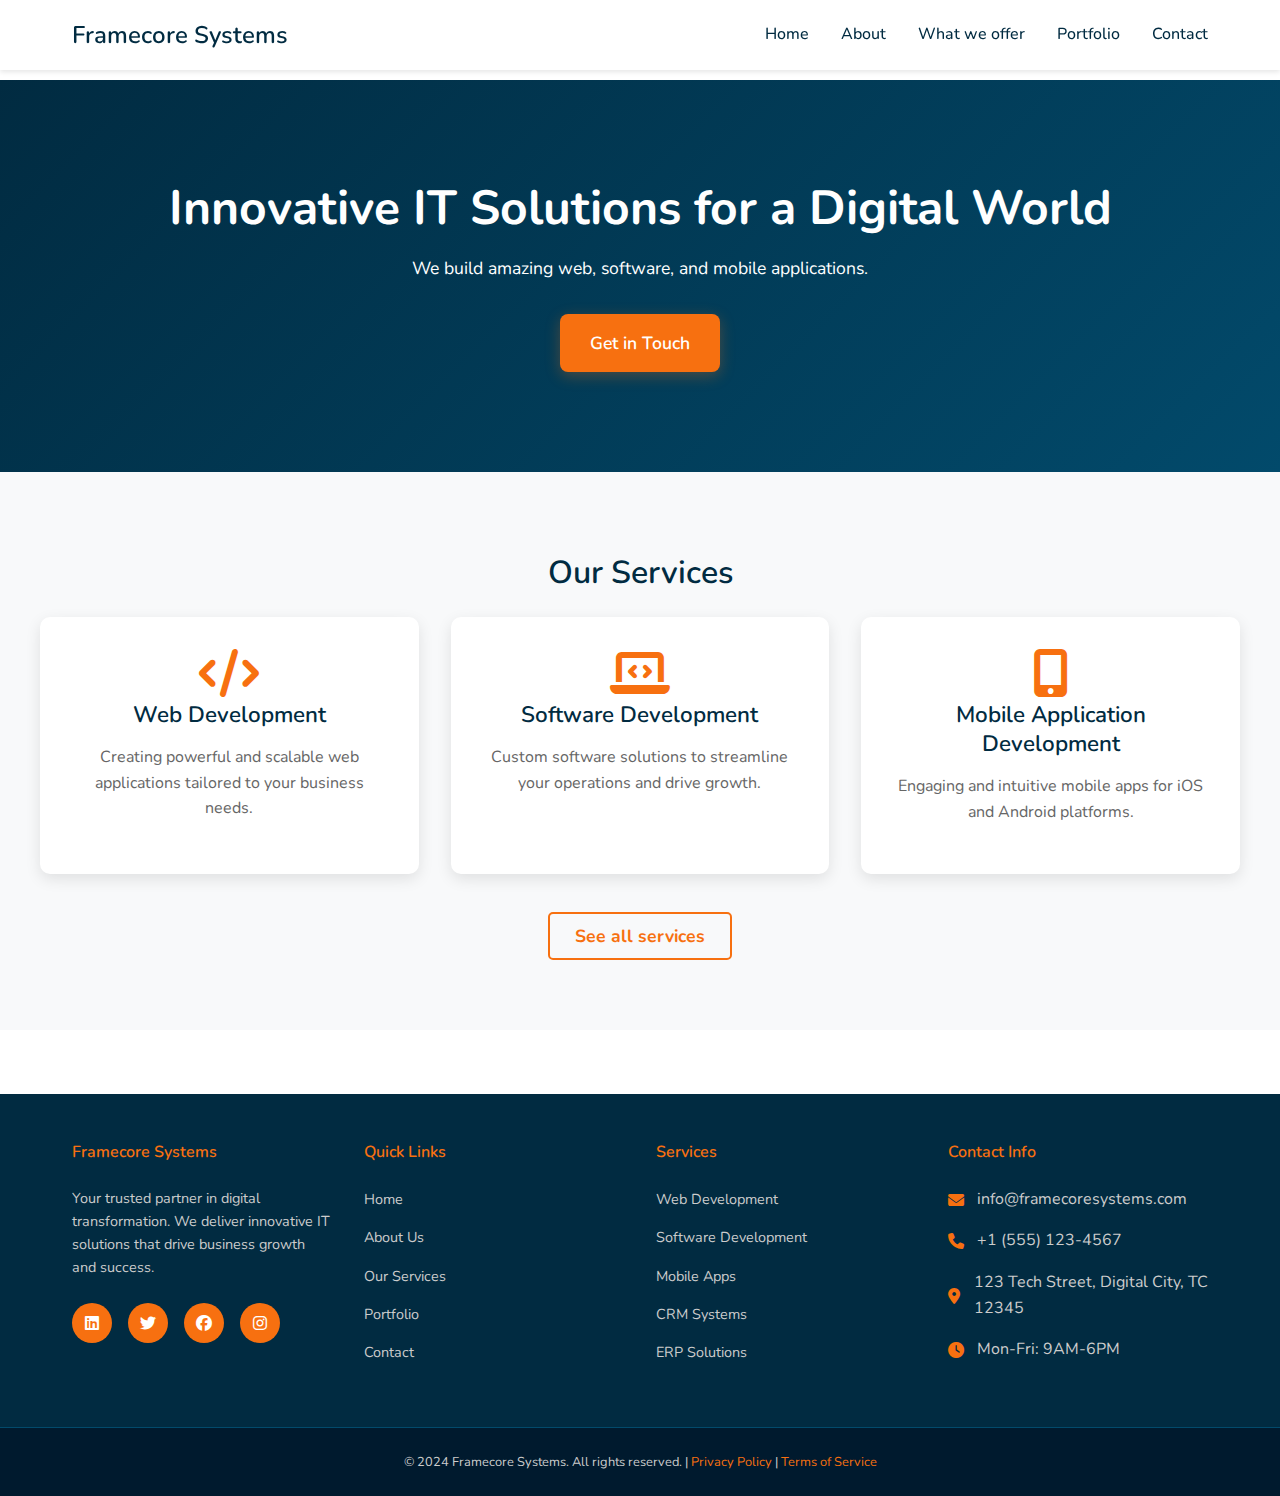
<file: index.html>
<!DOCTYPE html>
<html lang="en">
<head>
    <meta charset="UTF-8">
    <meta name="viewport" content="width=device-width, initial-scale=1.0">
    <title>Framecore Systems - IT Services</title>
    <!-- Google Fonts -->
    <link rel="preconnect" href="https://fonts.googleapis.com">
    <link rel="preconnect" href="https://fonts.gstatic.com" crossorigin>
    <link href="https://fonts.googleapis.com/css2?family=Nunito:wght@300;400;500;600;700;800&display=swap" rel="stylesheet">
    <!-- Bootstrap CSS -->
    <link href="https://cdn.jsdelivr.net/npm/bootstrap@5.3.2/dist/css/bootstrap.min.css" rel="stylesheet" integrity="sha384-T3c6CoIi6uLrA9TneNEoa7RxnatzjcDSCmG1MXxSR1GAsXEV/Dwwykc2MPK8M2HN" crossorigin="anonymous">
    <!-- Font Awesome -->
    <link rel="stylesheet" href="https://cdnjs.cloudflare.com/ajax/libs/font-awesome/6.4.0/css/all.min.css">
    <!-- Custom CSS -->
    <link rel="stylesheet" href="css/style.css">
</head>
<body>
    <header>
        <nav>
            <div class="logo">
                <a href="index.html">Framecore Systems</a>
            </div>
            <ul>
                <li><a href="index.html">Home</a></li>
                <li><a href="about.html">About</a></li>
                <li><a href="services.html">What we offer</a></li>
                <li><a href="portfolio.html">Portfolio</a></li>
                <li><a href="contact.html">Contact</a></li>
            </ul>
        </nav>
    </header>

    <main>
        <section id="hero">
            <h1>Innovative IT Solutions for a Digital World</h1>
            <p>We build amazing web, software, and mobile applications.</p>
            <a href="contact.html" class="cta-button">Get in Touch</a>
        </section>

        <section id="services-preview">
            <h2>Our Services</h2>
            <div class="services-container">
                <div class="service-item">
                    <i class="fas fa-code fa-3x mb-3" style="color: #f77010;"></i>
                    <h3>Web Development</h3>
                    <p>Creating powerful and scalable web applications tailored to your business needs.</p>
                </div>
                <div class="service-item">
                    <i class="fas fa-laptop-code fa-3x mb-3" style="color: #f77010;"></i>
                    <h3>Software Development</h3>
                    <p>Custom software solutions to streamline your operations and drive growth.</p>
                </div>
                <div class="service-item">
                    <i class="fas fa-mobile-alt fa-3x mb-3" style="color: #f77010;"></i>
                    <h3>Mobile Application Development</h3>
                    <p>Engaging and intuitive mobile apps for iOS and Android platforms.</p>
                </div>
            </div>
            <div class="see-more">
                <a href="services.html">See all services</a>
            </div>
        </section>
    </main>

    <footer>
        <div class="footer-content">
            <div class="footer-section">
                <h3>Framecore Systems</h3>
                <p>Your trusted partner in digital transformation. We deliver innovative IT solutions that drive business growth and success.</p>
                <div class="footer-social">
                    <a href="#" class="social-icon"><i class="fab fa-linkedin"></i></a>
                    <a href="#" class="social-icon"><i class="fab fa-twitter"></i></a>
                    <a href="#" class="social-icon"><i class="fab fa-facebook"></i></a>
                    <a href="#" class="social-icon"><i class="fab fa-instagram"></i></a>
                </div>
            </div>
            
            <div class="footer-section">
                <h3>Quick Links</h3>
                <ul class="footer-links">
                    <li><a href="index.html">Home</a></li>
                    <li><a href="about.html">About Us</a></li>
                    <li><a href="services.html">Our Services</a></li>
                    <li><a href="portfolio.html">Portfolio</a></li>
                    <li><a href="contact.html">Contact</a></li>
                </ul>
            </div>
            
            <div class="footer-section">
                <h3>Services</h3>
                <ul class="footer-links">
                    <li><a href="services.html#web-dev">Web Development</a></li>
                    <li><a href="services.html#software-dev">Software Development</a></li>
                    <li><a href="services.html#mobile-dev">Mobile Apps</a></li>
                    <li><a href="services.html#crm">CRM Systems</a></li>
                    <li><a href="services.html#erp">ERP Solutions</a></li>
                </ul>
            </div>
            
            <div class="footer-section">
                <h3>Contact Info</h3>
                <div class="contact-item">
                    <i class="fas fa-envelope"></i>
                    <span>info@framecoresystems.com</span>
                </div>
                <div class="contact-item">
                    <i class="fas fa-phone"></i>
                    <span>+1 (555) 123-4567</span>
                </div>
                <div class="contact-item">
                    <i class="fas fa-map-marker-alt"></i>
                    <span>123 Tech Street, Digital City, TC 12345</span>
                </div>
                <div class="contact-item">
                    <i class="fas fa-clock"></i>
                    <span>Mon-Fri: 9AM-6PM</span>
                </div>
            </div>
        </div>
        
        <div class="footer-bottom">
            <p>&copy; 2024 Framecore Systems. All rights reserved. | <a href="#">Privacy Policy</a> | <a href="#">Terms of Service</a></p>
        </div>
    </footer>

    <!-- Bootstrap JS -->
    <script src="https://cdn.jsdelivr.net/npm/bootstrap@5.3.2/dist/js/bootstrap.bundle.min.js" integrity="sha384-C6RzsynM9kWDrMNeT87bh95OGNyZPhcTNXj1NW7RuBCsyN/o0jlpcV8Qyq46cDfL" crossorigin="anonymous"></script>
    <!-- Custom JS -->
    <script src="js/script.js"></script>
</body>
</html>
</file>
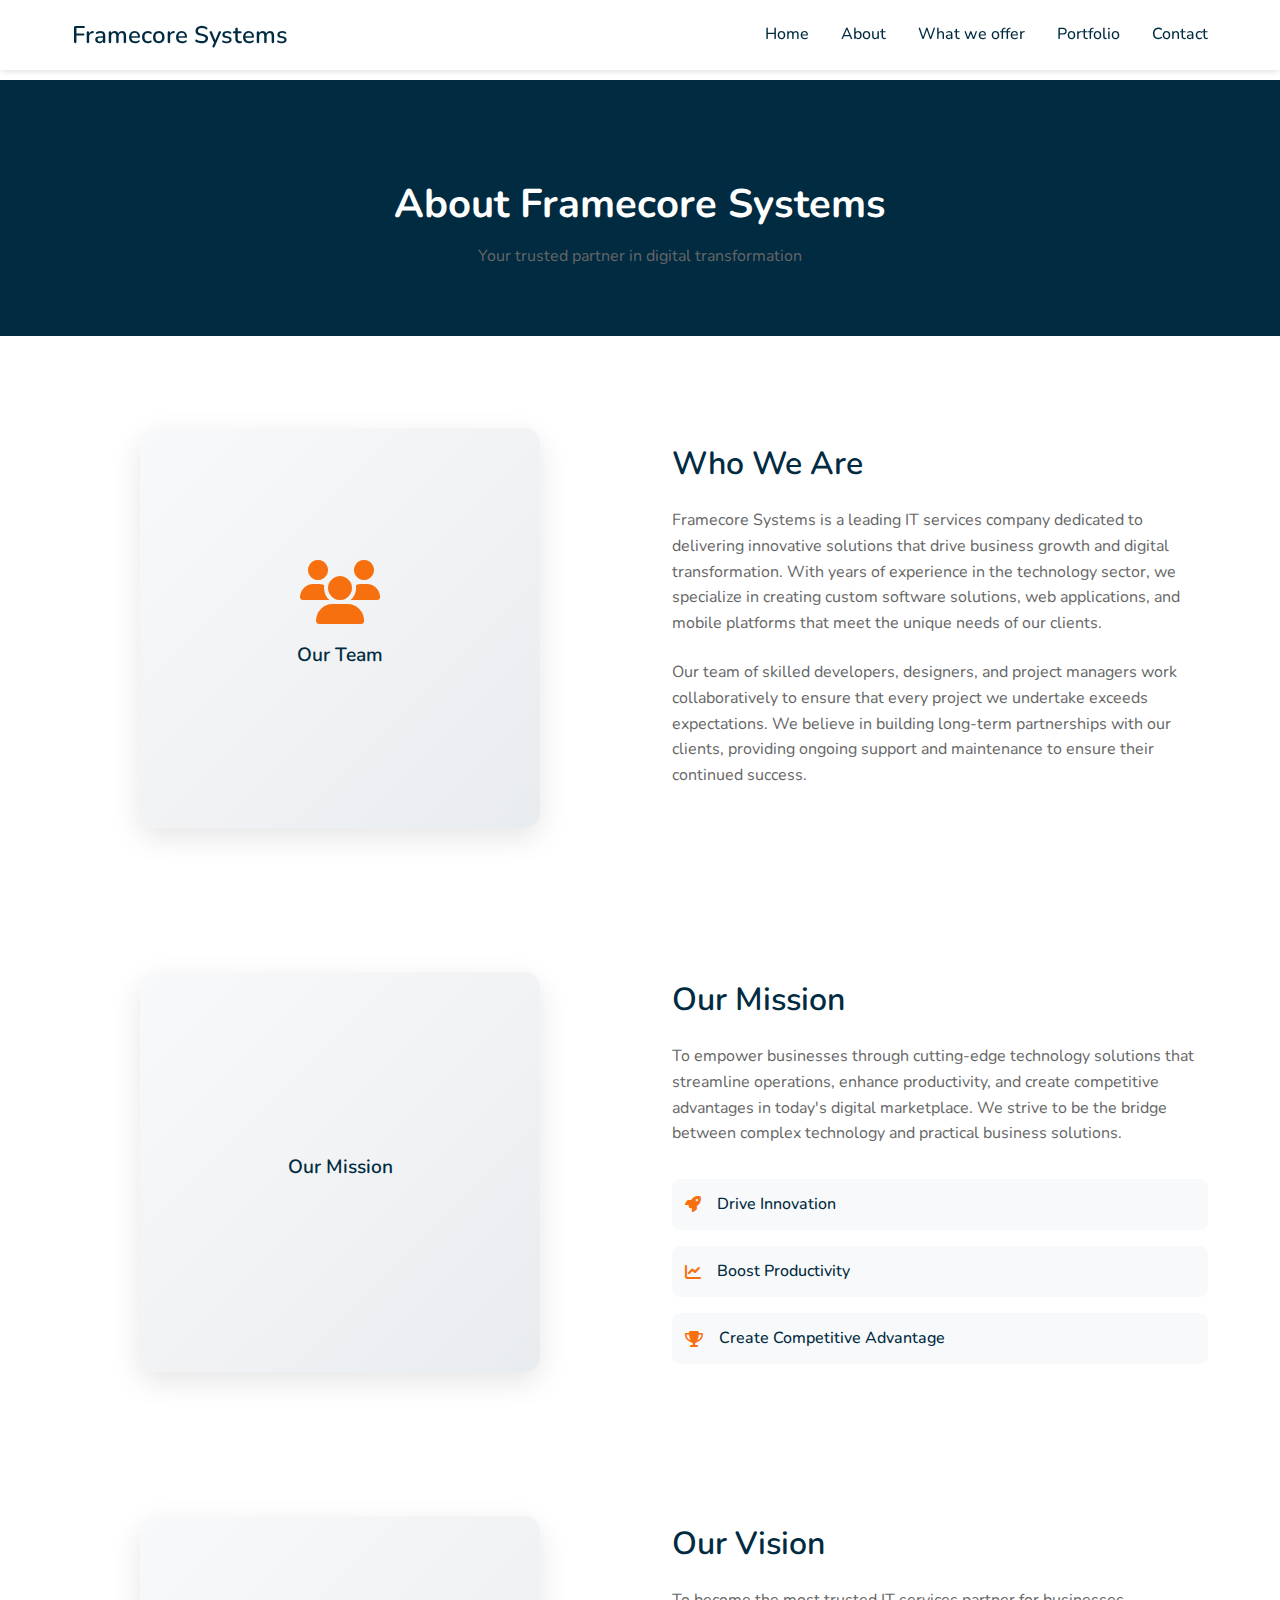
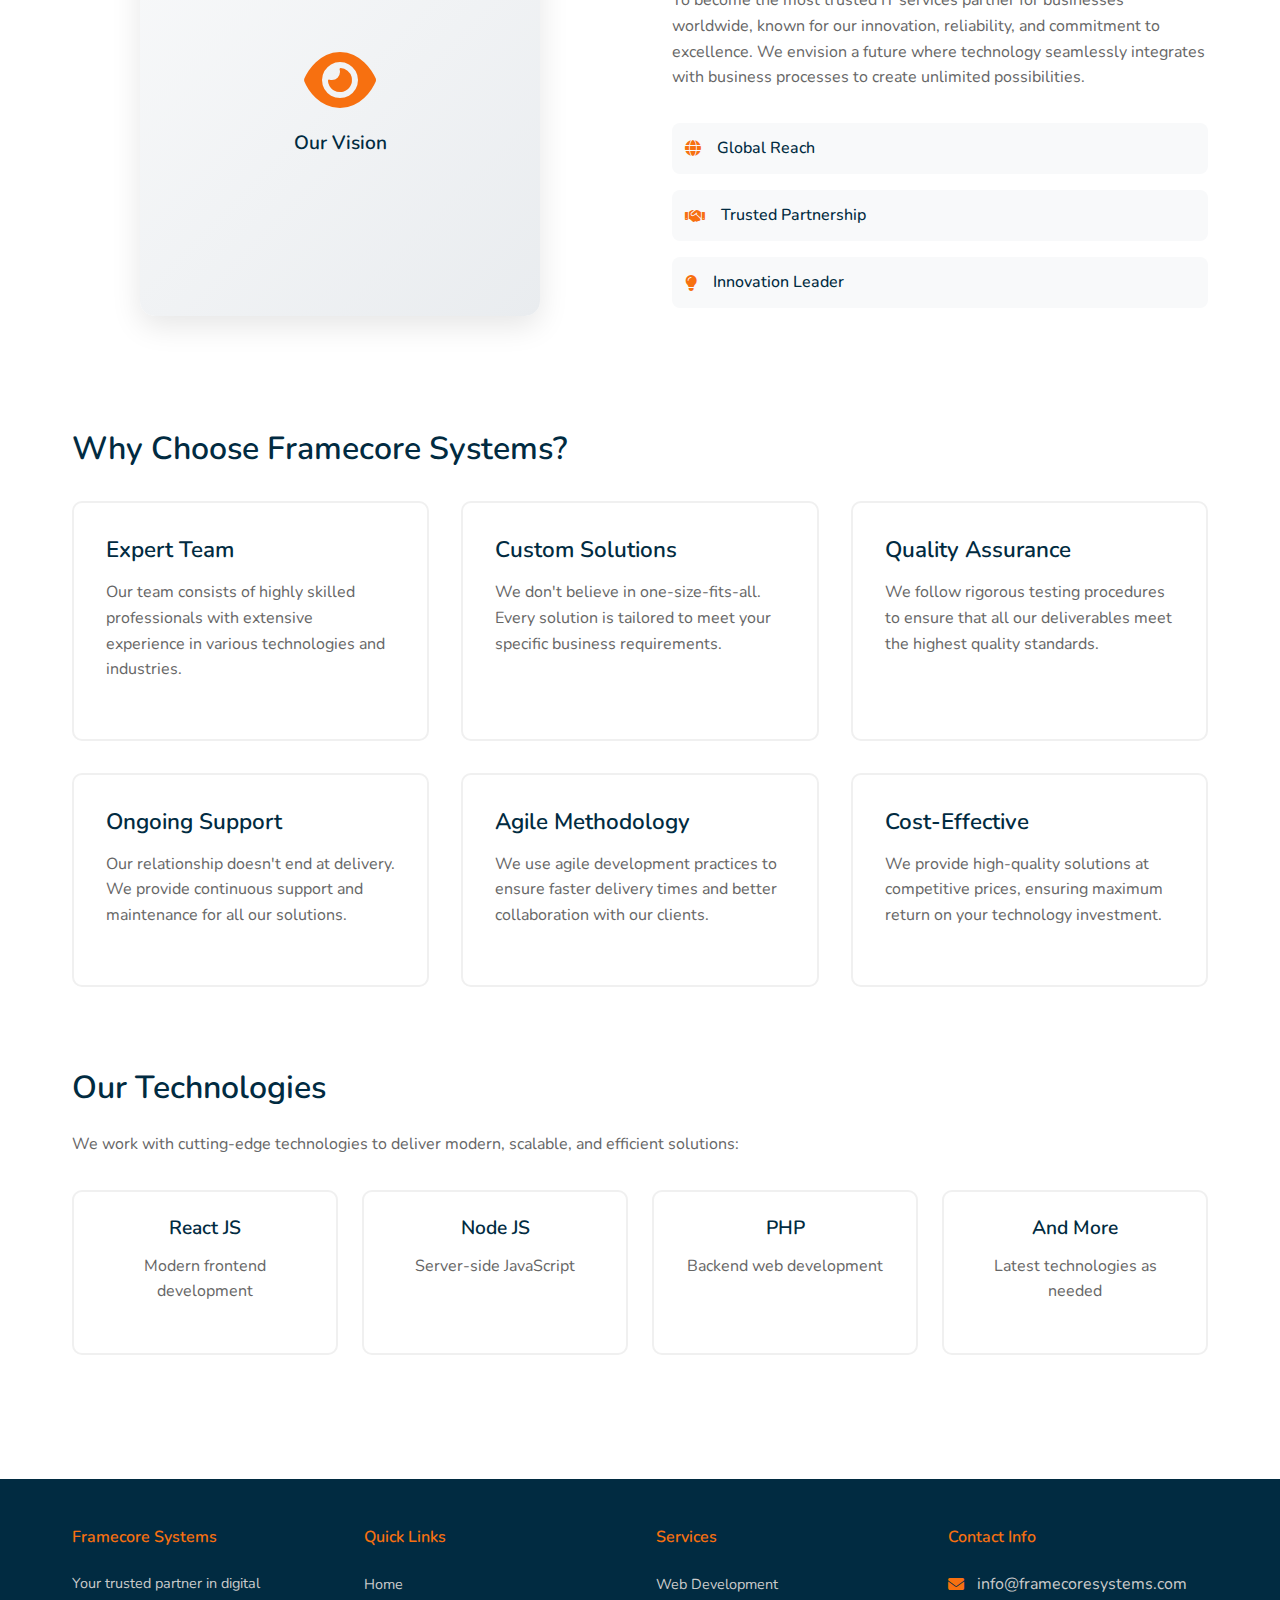
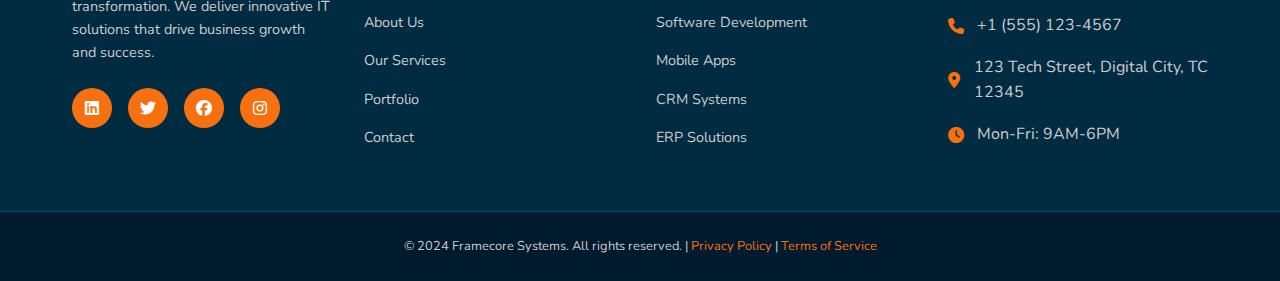
<file: about.html>
<!DOCTYPE html>
<html lang="en">
<head>
    <meta charset="UTF-8">
    <meta name="viewport" content="width=device-width, initial-scale=1.0">
    <title>About Us - Framecore Systems</title>
    <!-- Google Fonts -->
    <link rel="preconnect" href="https://fonts.googleapis.com">
    <link rel="preconnect" href="https://fonts.gstatic.com" crossorigin>
    <link href="https://fonts.googleapis.com/css2?family=Nunito:wght@300;400;500;600;700;800&display=swap" rel="stylesheet">
    <!-- Bootstrap CSS -->
    <link href="https://cdn.jsdelivr.net/npm/bootstrap@5.3.2/dist/css/bootstrap.min.css" rel="stylesheet" integrity="sha384-T3c6CoIi6uLrA9TneNEoa7RxnatzjcDSCmG1MXxSR1GAsXEV/Dwwykc2MPK8M2HN" crossorigin="anonymous">
    <!-- Font Awesome -->
    <link rel="stylesheet" href="https://cdnjs.cloudflare.com/ajax/libs/font-awesome/6.4.0/css/all.min.css">
    <!-- Custom CSS -->
    <link rel="stylesheet" href="css/style.css">
</head>
<body>
    <header>
        <nav>
            <div class="logo">
                <a href="index.html">Framecore Systems</a>
            </div>
            <ul>
                <li><a href="index.html">Home</a></li>
                <li><a href="about.html">About</a></li>
                <li><a href="services.html">What we offer</a></li>
                <li><a href="portfolio.html">Portfolio</a></li>
                <li><a href="contact.html">Contact</a></li>
            </ul>
        </nav>
    </header>

    <main>
        <section class="page-header">
            <h1>About Framecore Systems</h1>
            <p>Your trusted partner in digital transformation</p>
        </section>

        <section class="content-section">
            <!-- Who We Are - Image Left, Content Right -->
            <div class="about-section">
                <div class="about-image">
                    <div class="image-placeholder">
                        <i class="fas fa-users fa-4x" style="color: #f77010;"></i>
                        <p>Our Team</p>
                    </div>
                </div>
                <div class="about-content">
                    <h2>Who We Are</h2>
                    <p>Framecore Systems is a leading IT services company dedicated to delivering innovative solutions that drive business growth and digital transformation. With years of experience in the technology sector, we specialize in creating custom software solutions, web applications, and mobile platforms that meet the unique needs of our clients.</p>
                    
                    <p>Our team of skilled developers, designers, and project managers work collaboratively to ensure that every project we undertake exceeds expectations. We believe in building long-term partnerships with our clients, providing ongoing support and maintenance to ensure their continued success.</p>
                </div>
            </div>

            <!-- Our Mission - Image Right, Content Left -->
            <div class="about-section reverse">
                <div class="about-content">
                    <h2>Our Mission</h2>
                    <p>To empower businesses through cutting-edge technology solutions that streamline operations, enhance productivity, and create competitive advantages in today's digital marketplace. We strive to be the bridge between complex technology and practical business solutions.</p>
                    
                    <div class="mission-highlights">
                        <div class="highlight-item">
                            <i class="fas fa-rocket" style="color: #f77010;"></i>
                            <span>Drive Innovation</span>
                        </div>
                        <div class="highlight-item">
                            <i class="fas fa-chart-line" style="color: #f77010;"></i>
                            <span>Boost Productivity</span>
                        </div>
                        <div class="highlight-item">
                            <i class="fas fa-trophy" style="color: #f77010;"></i>
                            <span>Create Competitive Advantage</span>
                        </div>
                    </div>
                </div>
                <div class="about-image">
                    <div class="image-placeholder">
                        <i class="fas fa-target fa-4x" style="color: #f77010;"></i>
                        <p>Our Mission</p>
                    </div>
                </div>
            </div>

            <!-- Our Vision - Image Left, Content Right -->
            <div class="about-section">
                <div class="about-image">
                    <div class="image-placeholder">
                        <i class="fas fa-eye fa-4x" style="color: #f77010;"></i>
                        <p>Our Vision</p>
                    </div>
                </div>
                <div class="about-content">
                    <h2>Our Vision</h2>
                    <p>To become the most trusted IT services partner for businesses worldwide, known for our innovation, reliability, and commitment to excellence. We envision a future where technology seamlessly integrates with business processes to create unlimited possibilities.</p>
                    
                    <div class="vision-points">
                        <div class="vision-point">
                            <i class="fas fa-globe" style="color: #f77010;"></i>
                            <span>Global Reach</span>
                        </div>
                        <div class="vision-point">
                            <i class="fas fa-handshake" style="color: #f77010;"></i>
                            <span>Trusted Partnership</span>
                        </div>
                        <div class="vision-point">
                            <i class="fas fa-lightbulb" style="color: #f77010;"></i>
                            <span>Innovation Leader</span>
                        </div>
                    </div>
                </div>
            </div>

            <h2>Why Choose Framecore Systems?</h2>
            <div class="services-grid">
                <div class="service-card">
                    <h3>Expert Team</h3>
                    <p>Our team consists of highly skilled professionals with extensive experience in various technologies and industries.</p>
                </div>
                <div class="service-card">
                    <h3>Custom Solutions</h3>
                    <p>We don't believe in one-size-fits-all. Every solution is tailored to meet your specific business requirements.</p>
                </div>
                <div class="service-card">
                    <h3>Quality Assurance</h3>
                    <p>We follow rigorous testing procedures to ensure that all our deliverables meet the highest quality standards.</p>
                </div>
                <div class="service-card">
                    <h3>Ongoing Support</h3>
                    <p>Our relationship doesn't end at delivery. We provide continuous support and maintenance for all our solutions.</p>
                </div>
                <div class="service-card">
                    <h3>Agile Methodology</h3>
                    <p>We use agile development practices to ensure faster delivery times and better collaboration with our clients.</p>
                </div>
                <div class="service-card">
                    <h3>Cost-Effective</h3>
                    <p>We provide high-quality solutions at competitive prices, ensuring maximum return on your technology investment.</p>
                </div>
            </div>

            <h2 class="section-spacing">Our Technologies</h2>
            <p>We work with cutting-edge technologies to deliver modern, scalable, and efficient solutions:</p>
            <div class="tech-grid">
                <div class="tech-item">
                    <h4>React JS</h4>
                    <p>Modern frontend development</p>
                </div>
                <div class="tech-item">
                    <h4>Node JS</h4>
                    <p>Server-side JavaScript</p>
                </div>
                <div class="tech-item">
                    <h4>PHP</h4>
                    <p>Backend web development</p>
                </div>
                <div class="tech-item">
                    <h4>And More</h4>
                    <p>Latest technologies as needed</p>
                </div>
            </div>
        </section>
    </main>

    <footer>
        <div class="footer-content">
            <div class="footer-section">
                <h3>Framecore Systems</h3>
                <p>Your trusted partner in digital transformation. We deliver innovative IT solutions that drive business growth and success.</p>
                <div class="footer-social">
                    <a href="#" class="social-icon"><i class="fab fa-linkedin"></i></a>
                    <a href="#" class="social-icon"><i class="fab fa-twitter"></i></a>
                    <a href="#" class="social-icon"><i class="fab fa-facebook"></i></a>
                    <a href="#" class="social-icon"><i class="fab fa-instagram"></i></a>
                </div>
            </div>
            
            <div class="footer-section">
                <h3>Quick Links</h3>
                <ul class="footer-links">
                    <li><a href="index.html">Home</a></li>
                    <li><a href="about.html">About Us</a></li>
                    <li><a href="services.html">Our Services</a></li>
                    <li><a href="portfolio.html">Portfolio</a></li>
                    <li><a href="contact.html">Contact</a></li>
                </ul>
            </div>
            
            <div class="footer-section">
                <h3>Services</h3>
                <ul class="footer-links">
                    <li><a href="services.html#web-dev">Web Development</a></li>
                    <li><a href="services.html#software-dev">Software Development</a></li>
                    <li><a href="services.html#mobile-dev">Mobile Apps</a></li>
                    <li><a href="services.html#crm">CRM Systems</a></li>
                    <li><a href="services.html#erp">ERP Solutions</a></li>
                </ul>
            </div>
            
            <div class="footer-section">
                <h3>Contact Info</h3>
                <div class="contact-item">
                    <i class="fas fa-envelope"></i>
                    <span>info@framecoresystems.com</span>
                </div>
                <div class="contact-item">
                    <i class="fas fa-phone"></i>
                    <span>+1 (555) 123-4567</span>
                </div>
                <div class="contact-item">
                    <i class="fas fa-map-marker-alt"></i>
                    <span>123 Tech Street, Digital City, TC 12345</span>
                </div>
                <div class="contact-item">
                    <i class="fas fa-clock"></i>
                    <span>Mon-Fri: 9AM-6PM</span>
                </div>
            </div>
        </div>
        
        <div class="footer-bottom">
            <p>&copy; 2024 Framecore Systems. All rights reserved. | <a href="#">Privacy Policy</a> | <a href="#">Terms of Service</a></p>
        </div>
    </footer>

    <!-- Bootstrap JS -->
    <script src="https://cdn.jsdelivr.net/npm/bootstrap@5.3.2/dist/js/bootstrap.bundle.min.js" integrity="sha384-C6RzsynM9kWDrMNeT87bh95OGNyZPhcTNXj1NW7RuBCsyN/o0jlpcV8Qyq46cDfL" crossorigin="anonymous"></script>
    <!-- Custom JS -->
    <script src="js/script.js"></script>
</body>
</html>
</file>
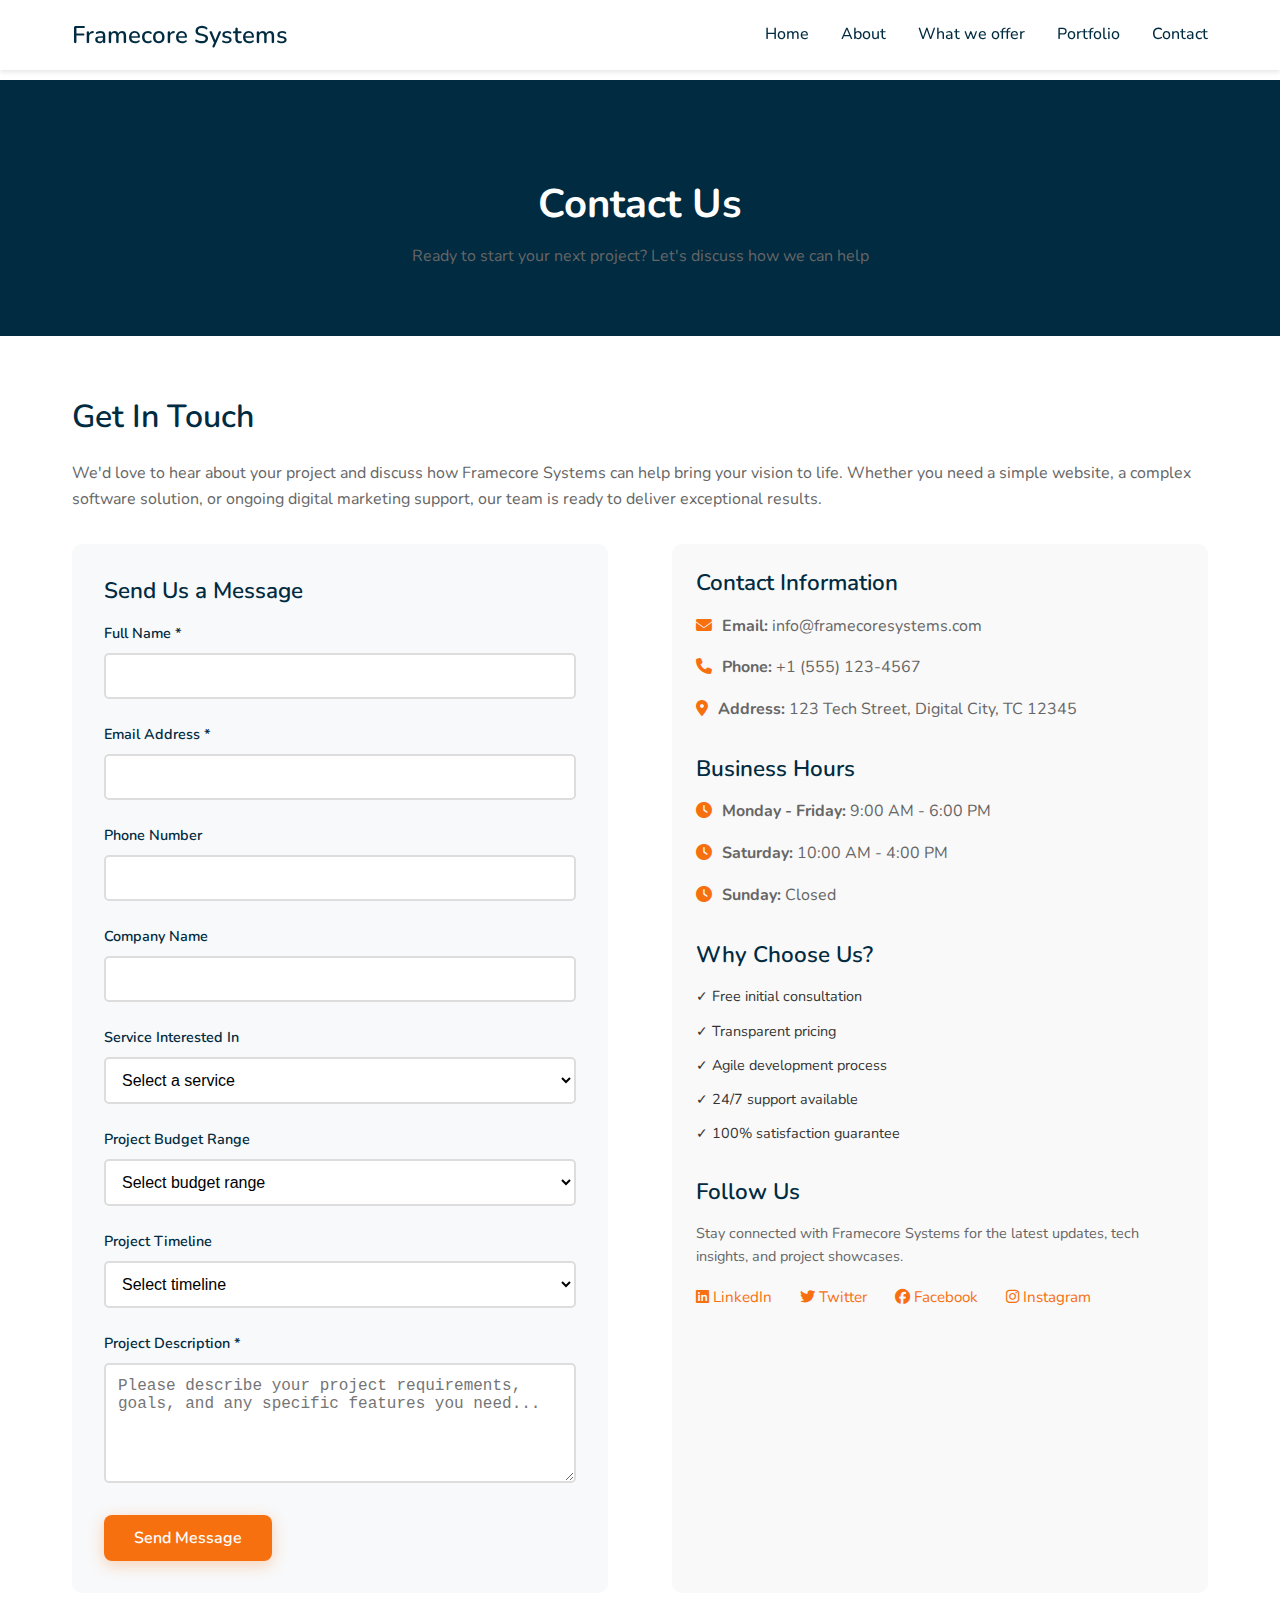
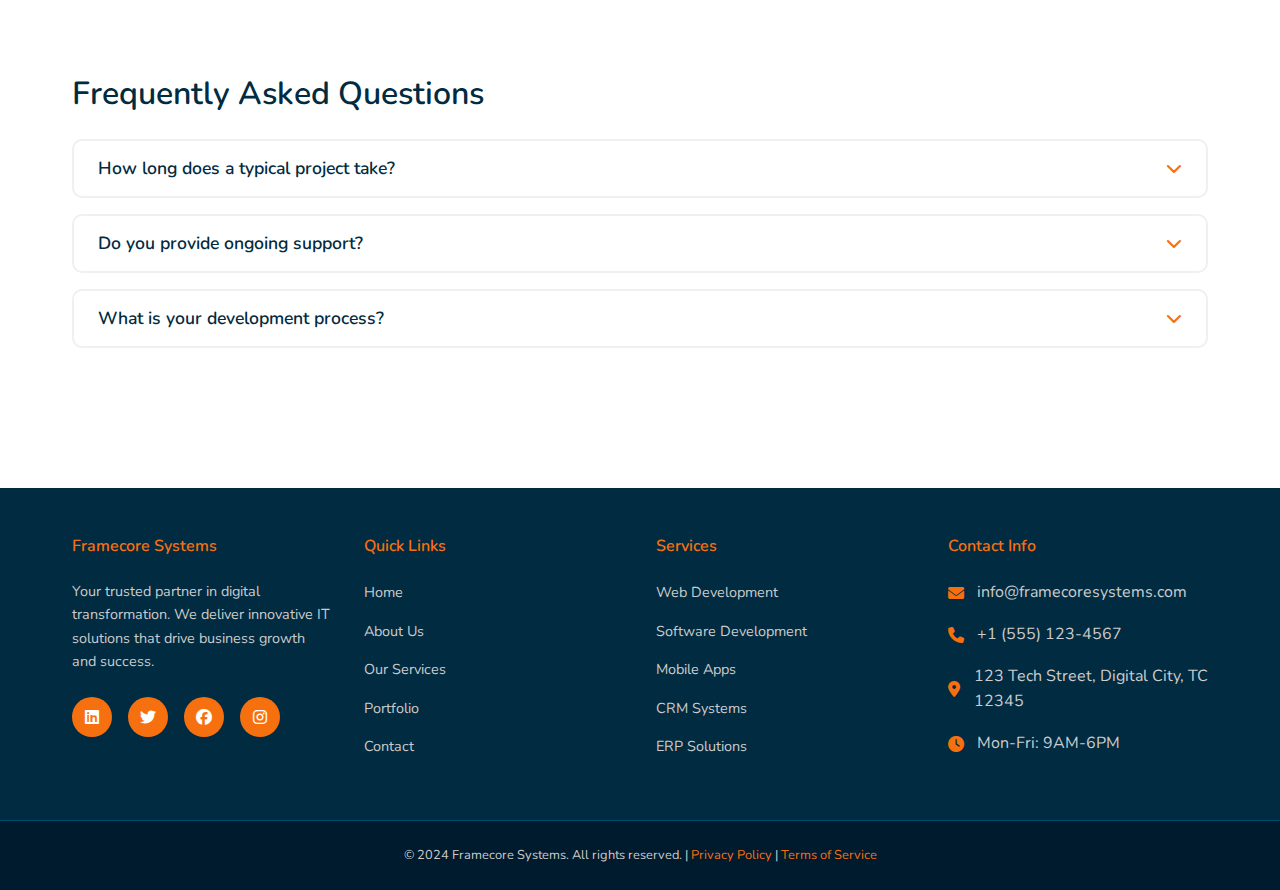
<file: contact.html>
<!DOCTYPE html>
<html lang="en">
<head>
    <meta charset="UTF-8">
    <meta name="viewport" content="width=device-width, initial-scale=1.0">
    <title>Contact Us - Framecore Systems</title>
    <!-- Google Fonts -->
    <link rel="preconnect" href="https://fonts.googleapis.com">
    <link rel="preconnect" href="https://fonts.gstatic.com" crossorigin>
    <link href="https://fonts.googleapis.com/css2?family=Nunito:wght@300;400;500;600;700;800&display=swap" rel="stylesheet">
    <!-- Bootstrap CSS -->
    <link href="https://cdn.jsdelivr.net/npm/bootstrap@5.3.2/dist/css/bootstrap.min.css" rel="stylesheet" integrity="sha384-T3c6CoIi6uLrA9TneNEoa7RxnatzjcDSCmG1MXxSR1GAsXEV/Dwwykc2MPK8M2HN" crossorigin="anonymous">
    <!-- Font Awesome -->
    <link rel="stylesheet" href="https://cdnjs.cloudflare.com/ajax/libs/font-awesome/6.4.0/css/all.min.css">
    <!-- Custom CSS -->
    <link rel="stylesheet" href="css/style.css">
</head>
<body>
    <header>
        <nav>
            <div class="logo">
                <a href="index.html">Framecore Systems</a>
            </div>
            <ul>
                <li><a href="index.html">Home</a></li>
                <li><a href="about.html">About</a></li>
                <li><a href="services.html">What we offer</a></li>
                <li><a href="portfolio.html">Portfolio</a></li>
                <li><a href="contact.html">Contact</a></li>
            </ul>
        </nav>
    </header>

    <main>
        <section class="page-header">
            <h1>Contact Us</h1>
            <p>Ready to start your next project? Let's discuss how we can help</p>
        </section>

        <section class="content-section">
            <h2>Get In Touch</h2>
            <p>We'd love to hear about your project and discuss how Framecore Systems can help bring your vision to life. Whether you need a simple website, a complex software solution, or ongoing digital marketing support, our team is ready to deliver exceptional results.</p>

            <div class="contact-container">
                <div class="contact-form">
                    <h3>Send Us a Message</h3>
                    <form id="contactForm">
                        <div class="form-group">
                            <label for="name">Full Name *</label>
                            <input type="text" id="name" name="name" required>
                        </div>
                        
                        <div class="form-group">
                            <label for="email">Email Address *</label>
                            <input type="email" id="email" name="email" required>
                        </div>
                        
                        <div class="form-group">
                            <label for="phone">Phone Number</label>
                            <input type="tel" id="phone" name="phone">
                        </div>
                        
                        <div class="form-group">
                            <label for="company">Company Name</label>
                            <input type="text" id="company" name="company">
                        </div>
                        
                        <div class="form-group">
                            <label for="service">Service Interested In</label>
                            <select id="service" name="service">
                                <option value="">Select a service</option>
                                <option value="web-development">Web Development</option>
                                <option value="software-development">Software Development</option>
                                <option value="mobile-development">Mobile Application Development</option>
                                <option value="crm">Customer Relationship Management (CRM)</option>
                                <option value="erp">Enterprise Resource Planning (ERP)</option>
                                <option value="digital-marketing">Digital Marketing</option>
                                <option value="staff-augmentation">Staff Augmentation</option>
                                <option value="other">Other</option>
                            </select>
                        </div>
                        
                        <div class="form-group">
                            <label for="budget">Project Budget Range</label>
                            <select id="budget" name="budget">
                                <option value="">Select budget range</option>
                                <option value="under-5k">Under $5,000</option>
                                <option value="5k-15k">$5,000 - $15,000</option>
                                <option value="15k-50k">$15,000 - $50,000</option>
                                <option value="50k-100k">$50,000 - $100,000</option>
                                <option value="over-100k">Over $100,000</option>
                            </select>
                        </div>
                        
                        <div class="form-group">
                            <label for="timeline">Project Timeline</label>
                            <select id="timeline" name="timeline">
                                <option value="">Select timeline</option>
                                <option value="asap">ASAP</option>
                                <option value="1-3-months">1-3 months</option>
                                <option value="3-6-months">3-6 months</option>
                                <option value="6-12-months">6-12 months</option>
                                <option value="flexible">Flexible</option>
                            </select>
                        </div>
                        
                        <div class="form-group">
                            <label for="message">Project Description *</label>
                            <textarea id="message" name="message" placeholder="Please describe your project requirements, goals, and any specific features you need..." required></textarea>
                        </div>
                        
                        <button type="submit" class="submit-btn">Send Message</button>
                    </form>
                </div>

                <div class="contact-info">
                    <h3>Contact Information</h3>
                    <p><i class="fas fa-envelope" style="color: #f77010; margin-right: 10px;"></i><strong>Email:</strong> info@framecoresystems.com</p>
                    <p><i class="fas fa-phone" style="color: #f77010; margin-right: 10px;"></i><strong>Phone:</strong> +1 (555) 123-4567</p>
                    <p><i class="fas fa-map-marker-alt" style="color: #f77010; margin-right: 10px;"></i><strong>Address:</strong> 123 Tech Street, Digital City, TC 12345</p>
                    
                    <h3>Business Hours</h3>
                    <p><i class="fas fa-clock" style="color: #f77010; margin-right: 10px;"></i><strong>Monday - Friday:</strong> 9:00 AM - 6:00 PM</p>
                    <p><i class="fas fa-clock" style="color: #f77010; margin-right: 10px;"></i><strong>Saturday:</strong> 10:00 AM - 4:00 PM</p>
                    <p><i class="fas fa-clock" style="color: #f77010; margin-right: 10px;"></i><strong>Sunday:</strong> Closed</p>
                    
                    <h3>Why Choose Us?</h3>
                    <ul class="feature-list">
                        <li>✓ Free initial consultation</li>
                        <li>✓ Transparent pricing</li>
                        <li>✓ Agile development process</li>
                        <li>✓ 24/7 support available</li>
                        <li>✓ 100% satisfaction guarantee</li>
                    </ul>
                    
                    <h3>Follow Us</h3>
                    <p class="text-small">Stay connected with Framecore Systems for the latest updates, tech insights, and project showcases.</p>
                    <div class="social-links">
                        <a href="#" class="social-link"><i class="fab fa-linkedin"></i> LinkedIn</a>
                        <a href="#" class="social-link"><i class="fab fa-twitter"></i> Twitter</a>
                        <a href="#" class="social-link"><i class="fab fa-facebook"></i> Facebook</a>
                        <a href="#" class="social-link"><i class="fab fa-instagram"></i> Instagram</a>
                    </div>
                </div>
            </div>

            <h2 class="section-spacing">Frequently Asked Questions</h2>
            <div class="faq-accordion">
                <div class="faq-card">
                    <div class="faq-question">
                        <h3>How long does a typical project take?</h3>
                        <i class="fas fa-chevron-down faq-icon"></i>
                    </div>
                    <div class="faq-answer">
                        <p>Project timelines vary depending on complexity and scope. Simple websites typically take 2-4 weeks, while complex software solutions may take 3-6 months or more. We'll provide a detailed timeline during our initial consultation.</p>
                    </div>
                </div>
                
                <div class="faq-card">
                    <div class="faq-question">
                        <h3>Do you provide ongoing support?</h3>
                        <i class="fas fa-chevron-down faq-icon"></i>
                    </div>
                    <div class="faq-answer">
                        <p>Yes! We offer comprehensive maintenance and support packages to ensure your solution continues to perform optimally. This includes security updates, bug fixes, and feature enhancements.</p>
                    </div>
                </div>
                
                <div class="faq-card">
                    <div class="faq-question">
                        <h3>What is your development process?</h3>
                        <i class="fas fa-chevron-down faq-icon"></i>
                    </div>
                    <div class="faq-answer">
                        <p>We follow an agile development methodology with regular client communication, iterative development cycles, and thorough testing. You'll receive regular updates and have opportunities to provide feedback throughout the process.</p>
                    </div>
                </div>
            </div>
        </section>
    </main>

    <footer>
        <div class="footer-content">
            <div class="footer-section">
                <h3>Framecore Systems</h3>
                <p>Your trusted partner in digital transformation. We deliver innovative IT solutions that drive business growth and success.</p>
                <div class="footer-social">
                    <a href="#" class="social-icon"><i class="fab fa-linkedin"></i></a>
                    <a href="#" class="social-icon"><i class="fab fa-twitter"></i></a>
                    <a href="#" class="social-icon"><i class="fab fa-facebook"></i></a>
                    <a href="#" class="social-icon"><i class="fab fa-instagram"></i></a>
                </div>
            </div>
            
            <div class="footer-section">
                <h3>Quick Links</h3>
                <ul class="footer-links">
                    <li><a href="index.html">Home</a></li>
                    <li><a href="about.html">About Us</a></li>
                    <li><a href="services.html">Our Services</a></li>
                    <li><a href="portfolio.html">Portfolio</a></li>
                    <li><a href="contact.html">Contact</a></li>
                </ul>
            </div>
            
            <div class="footer-section">
                <h3>Services</h3>
                <ul class="footer-links">
                    <li><a href="services.html#web-dev">Web Development</a></li>
                    <li><a href="services.html#software-dev">Software Development</a></li>
                    <li><a href="services.html#mobile-dev">Mobile Apps</a></li>
                    <li><a href="services.html#crm">CRM Systems</a></li>
                    <li><a href="services.html#erp">ERP Solutions</a></li>
                </ul>
            </div>
            
            <div class="footer-section">
                <h3>Contact Info</h3>
                <div class="contact-item">
                    <i class="fas fa-envelope"></i>
                    <span>info@framecoresystems.com</span>
                </div>
                <div class="contact-item">
                    <i class="fas fa-phone"></i>
                    <span>+1 (555) 123-4567</span>
                </div>
                <div class="contact-item">
                    <i class="fas fa-map-marker-alt"></i>
                    <span>123 Tech Street, Digital City, TC 12345</span>
                </div>
                <div class="contact-item">
                    <i class="fas fa-clock"></i>
                    <span>Mon-Fri: 9AM-6PM</span>
                </div>
            </div>
        </div>
        
        <div class="footer-bottom">
            <p>&copy; 2024 Framecore Systems. All rights reserved. | <a href="#">Privacy Policy</a> | <a href="#">Terms of Service</a></p>
        </div>
    </footer>

    <!-- Bootstrap JS -->
    <script src="https://cdn.jsdelivr.net/npm/bootstrap@5.3.2/dist/js/bootstrap.bundle.min.js" integrity="sha384-C6RzsynM9kWDrMNeT87bh95OGNyZPhcTNXj1NW7RuBCsyN/o0jlpcV8Qyq46cDfL" crossorigin="anonymous"></script>
    <!-- Custom JS -->
    <script src="js/script.js"></script>
</body>
</html>
</file>
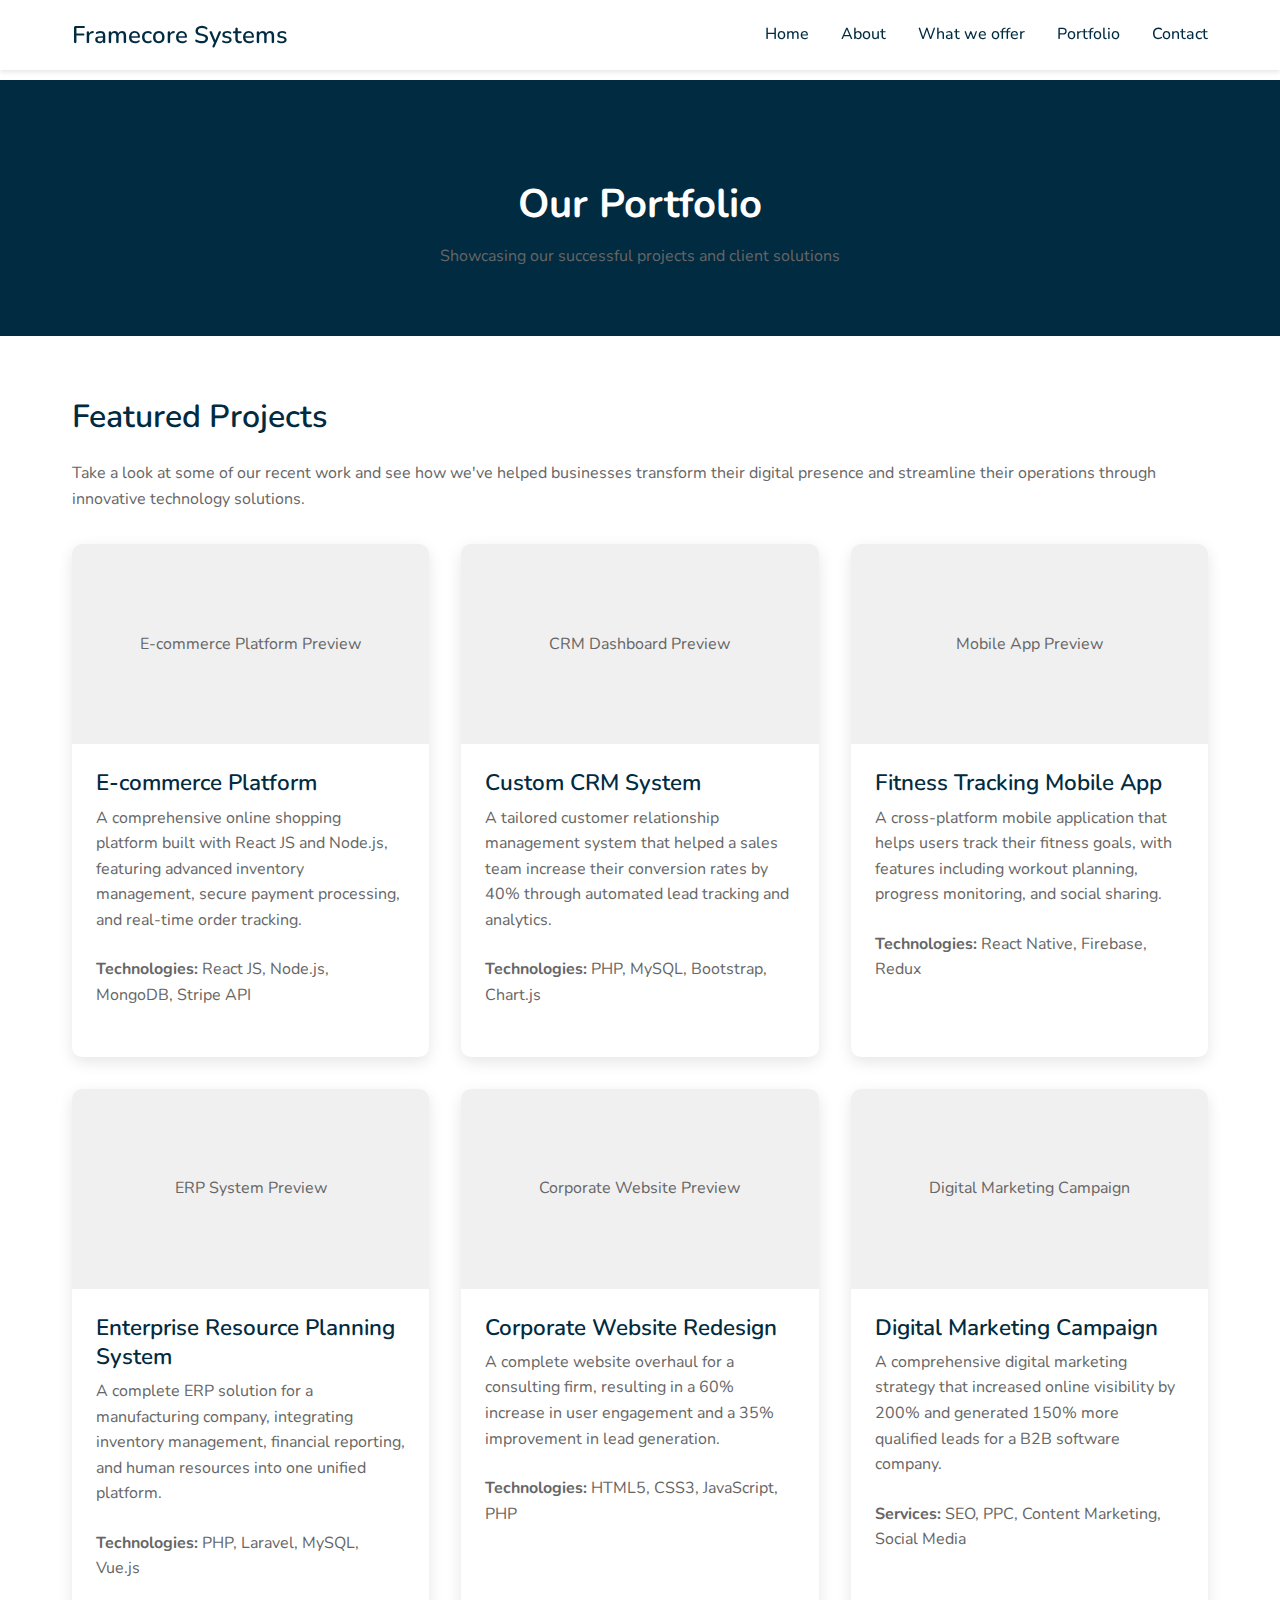
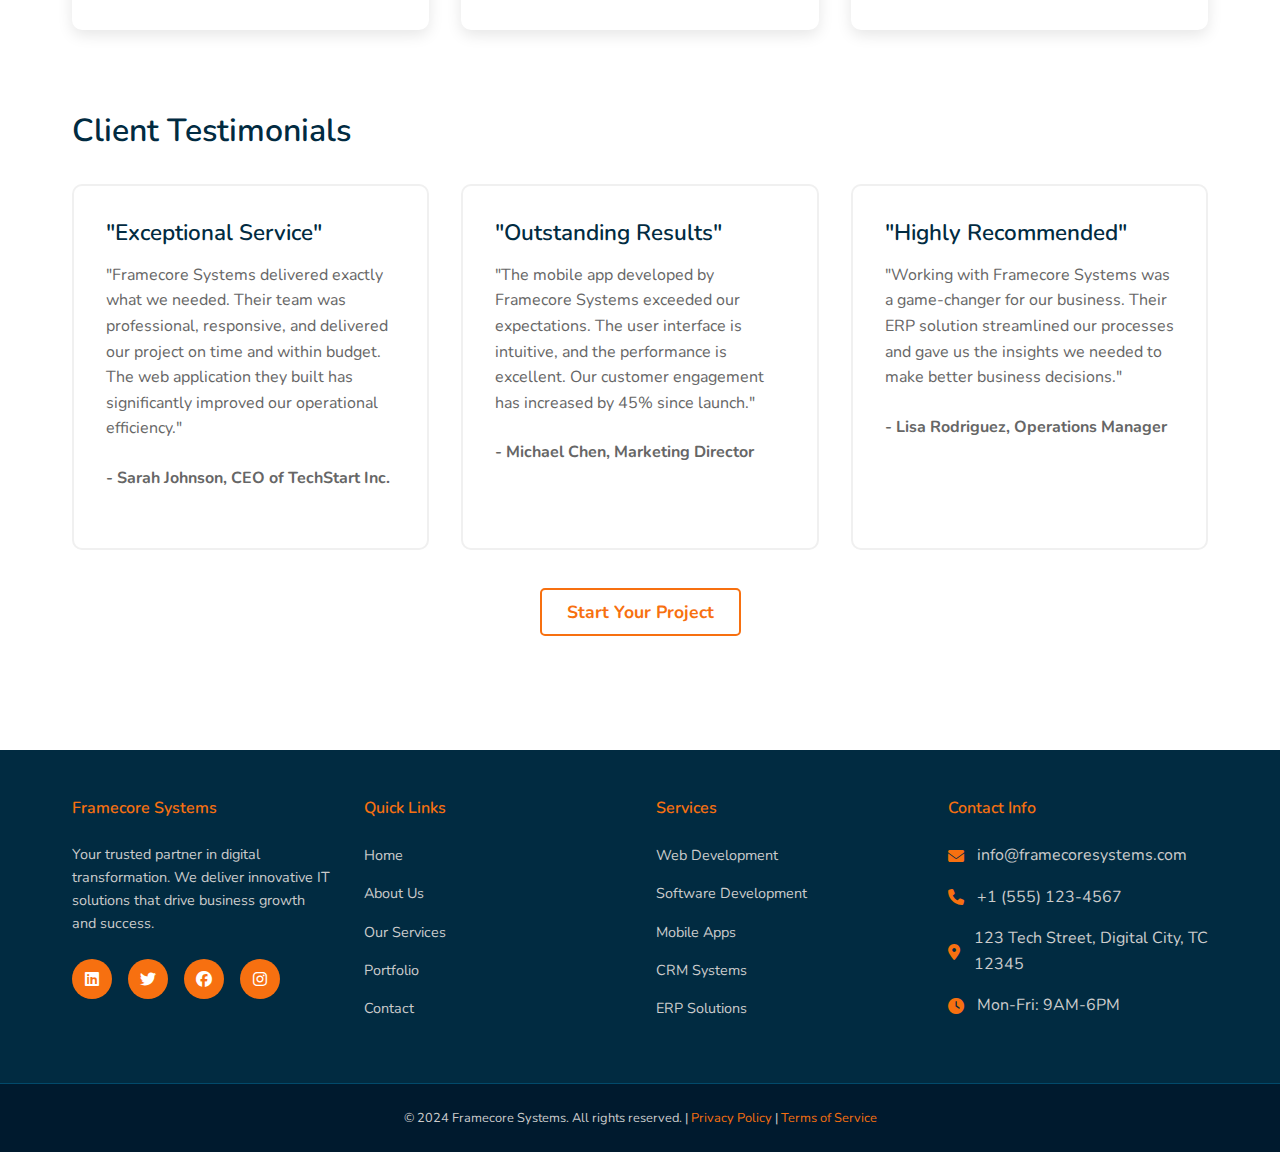
<file: portfolio.html>
<!DOCTYPE html>
<html lang="en">
<head>
    <meta charset="UTF-8">
    <meta name="viewport" content="width=device-width, initial-scale=1.0">
    <title>Portfolio - Framecore Systems</title>
    <!-- Google Fonts -->
    <link rel="preconnect" href="https://fonts.googleapis.com">
    <link rel="preconnect" href="https://fonts.gstatic.com" crossorigin>
    <link href="https://fonts.googleapis.com/css2?family=Nunito:wght@300;400;500;600;700;800&display=swap" rel="stylesheet">
    <!-- Bootstrap CSS -->
    <link href="https://cdn.jsdelivr.net/npm/bootstrap@5.3.2/dist/css/bootstrap.min.css" rel="stylesheet" integrity="sha384-T3c6CoIi6uLrA9TneNEoa7RxnatzjcDSCmG1MXxSR1GAsXEV/Dwwykc2MPK8M2HN" crossorigin="anonymous">
    <!-- Font Awesome -->
    <link rel="stylesheet" href="https://cdnjs.cloudflare.com/ajax/libs/font-awesome/6.4.0/css/all.min.css">
    <!-- Custom CSS -->
    <link rel="stylesheet" href="css/style.css">
</head>
<body>
    <header>
        <nav>
            <div class="logo">
                <a href="index.html">Framecore Systems</a>
            </div>
            <ul>
                <li><a href="index.html">Home</a></li>
                <li><a href="about.html">About</a></li>
                <li><a href="services.html">What we offer</a></li>
                <li><a href="portfolio.html">Portfolio</a></li>
                <li><a href="contact.html">Contact</a></li>
            </ul>
        </nav>
    </header>

    <main>
        <section class="page-header">
            <h1>Our Portfolio</h1>
            <p>Showcasing our successful projects and client solutions</p>
        </section>

        <section class="content-section">
            <h2>Featured Projects</h2>
            <p>Take a look at some of our recent work and see how we've helped businesses transform their digital presence and streamline their operations through innovative technology solutions.</p>

            <div class="portfolio-grid">
                <div class="portfolio-item">
                    <div class="portfolio-image" style="background-color: #f0f0f0; height: 200px; display: flex; align-items: center; justify-content: center; color: #666;">
                        E-commerce Platform Preview
                    </div>
                    <div class="portfolio-content">
                        <h3>E-commerce Platform</h3>
                        <p>A comprehensive online shopping platform built with React JS and Node.js, featuring advanced inventory management, secure payment processing, and real-time order tracking.</p>
                        <p><strong>Technologies:</strong> React JS, Node.js, MongoDB, Stripe API</p>
                    </div>
                </div>

                <div class="portfolio-item">
                    <div class="portfolio-image" style="background-color: #f0f0f0; height: 200px; display: flex; align-items: center; justify-content: center; color: #666;">
                        CRM Dashboard Preview
                    </div>
                    <div class="portfolio-content">
                        <h3>Custom CRM System</h3>
                        <p>A tailored customer relationship management system that helped a sales team increase their conversion rates by 40% through automated lead tracking and analytics.</p>
                        <p><strong>Technologies:</strong> PHP, MySQL, Bootstrap, Chart.js</p>
                    </div>
                </div>

                <div class="portfolio-item">
                    <div class="portfolio-image" style="background-color: #f0f0f0; height: 200px; display: flex; align-items: center; justify-content: center; color: #666;">
                        Mobile App Preview
                    </div>
                    <div class="portfolio-content">
                        <h3>Fitness Tracking Mobile App</h3>
                        <p>A cross-platform mobile application that helps users track their fitness goals, with features including workout planning, progress monitoring, and social sharing.</p>
                        <p><strong>Technologies:</strong> React Native, Firebase, Redux</p>
                    </div>
                </div>

                <div class="portfolio-item">
                    <div class="portfolio-image" style="background-color: #f0f0f0; height: 200px; display: flex; align-items: center; justify-content: center; color: #666;">
                        ERP System Preview
                    </div>
                    <div class="portfolio-content">
                        <h3>Enterprise Resource Planning System</h3>
                        <p>A complete ERP solution for a manufacturing company, integrating inventory management, financial reporting, and human resources into one unified platform.</p>
                        <p><strong>Technologies:</strong> PHP, Laravel, MySQL, Vue.js</p>
                    </div>
                </div>

                <div class="portfolio-item">
                    <div class="portfolio-image" style="background-color: #f0f0f0; height: 200px; display: flex; align-items: center; justify-content: center; color: #666;">
                        Corporate Website Preview
                    </div>
                    <div class="portfolio-content">
                        <h3>Corporate Website Redesign</h3>
                        <p>A complete website overhaul for a consulting firm, resulting in a 60% increase in user engagement and a 35% improvement in lead generation.</p>
                        <p><strong>Technologies:</strong> HTML5, CSS3, JavaScript, PHP</p>
                    </div>
                </div>

                <div class="portfolio-item">
                    <div class="portfolio-image" style="background-color: #f0f0f0; height: 200px; display: flex; align-items: center; justify-content: center; color: #666;">
                        Digital Marketing Campaign
                    </div>
                    <div class="portfolio-content">
                        <h3>Digital Marketing Campaign</h3>
                        <p>A comprehensive digital marketing strategy that increased online visibility by 200% and generated 150% more qualified leads for a B2B software company.</p>
                        <p><strong>Services:</strong> SEO, PPC, Content Marketing, Social Media</p>
                    </div>
                </div>
            </div>

            <h2 class="section-spacing">Client Testimonials</h2>
            <div class="services-grid">
                <div class="service-card">
                    <h3>"Exceptional Service"</h3>
                    <p>"Framecore Systems delivered exactly what we needed. Their team was professional, responsive, and delivered our project on time and within budget. The web application they built has significantly improved our operational efficiency."</p>
                    <p><strong>- Sarah Johnson, CEO of TechStart Inc.</strong></p>
                </div>
                
                <div class="service-card">
                    <h3>"Outstanding Results"</h3>
                    <p>"The mobile app developed by Framecore Systems exceeded our expectations. The user interface is intuitive, and the performance is excellent. Our customer engagement has increased by 45% since launch."</p>
                    <p><strong>- Michael Chen, Marketing Director</strong></p>
                </div>
                
                <div class="service-card">
                    <h3>"Highly Recommended"</h3>
                    <p>"Working with Framecore Systems was a game-changer for our business. Their ERP solution streamlined our processes and gave us the insights we needed to make better business decisions."</p>
                    <p><strong>- Lisa Rodriguez, Operations Manager</strong></p>
                </div>
            </div>

            <div class="see-more">
                <a href="contact.html">Start Your Project</a>
            </div>
        </section>
    </main>

    <footer>
        <div class="footer-content">
            <div class="footer-section">
                <h3>Framecore Systems</h3>
                <p>Your trusted partner in digital transformation. We deliver innovative IT solutions that drive business growth and success.</p>
                <div class="footer-social">
                    <a href="#" class="social-icon"><i class="fab fa-linkedin"></i></a>
                    <a href="#" class="social-icon"><i class="fab fa-twitter"></i></a>
                    <a href="#" class="social-icon"><i class="fab fa-facebook"></i></a>
                    <a href="#" class="social-icon"><i class="fab fa-instagram"></i></a>
                </div>
            </div>
            
            <div class="footer-section">
                <h3>Quick Links</h3>
                <ul class="footer-links">
                    <li><a href="index.html">Home</a></li>
                    <li><a href="about.html">About Us</a></li>
                    <li><a href="services.html">Our Services</a></li>
                    <li><a href="portfolio.html">Portfolio</a></li>
                    <li><a href="contact.html">Contact</a></li>
                </ul>
            </div>
            
            <div class="footer-section">
                <h3>Services</h3>
                <ul class="footer-links">
                    <li><a href="services.html#web-dev">Web Development</a></li>
                    <li><a href="services.html#software-dev">Software Development</a></li>
                    <li><a href="services.html#mobile-dev">Mobile Apps</a></li>
                    <li><a href="services.html#crm">CRM Systems</a></li>
                    <li><a href="services.html#erp">ERP Solutions</a></li>
                </ul>
            </div>
            
            <div class="footer-section">
                <h3>Contact Info</h3>
                <div class="contact-item">
                    <i class="fas fa-envelope"></i>
                    <span>info@framecoresystems.com</span>
                </div>
                <div class="contact-item">
                    <i class="fas fa-phone"></i>
                    <span>+1 (555) 123-4567</span>
                </div>
                <div class="contact-item">
                    <i class="fas fa-map-marker-alt"></i>
                    <span>123 Tech Street, Digital City, TC 12345</span>
                </div>
                <div class="contact-item">
                    <i class="fas fa-clock"></i>
                    <span>Mon-Fri: 9AM-6PM</span>
                </div>
            </div>
        </div>
        
        <div class="footer-bottom">
            <p>&copy; 2024 Framecore Systems. All rights reserved. | <a href="#">Privacy Policy</a> | <a href="#">Terms of Service</a></p>
        </div>
    </footer>

    <!-- Bootstrap JS -->
    <script src="https://cdn.jsdelivr.net/npm/bootstrap@5.3.2/dist/js/bootstrap.bundle.min.js" integrity="sha384-C6RzsynM9kWDrMNeT87bh95OGNyZPhcTNXj1NW7RuBCsyN/o0jlpcV8Qyq46cDfL" crossorigin="anonymous"></script>
    <!-- Custom JS -->
    <script src="js/script.js"></script>
</body>
</html>
</file>
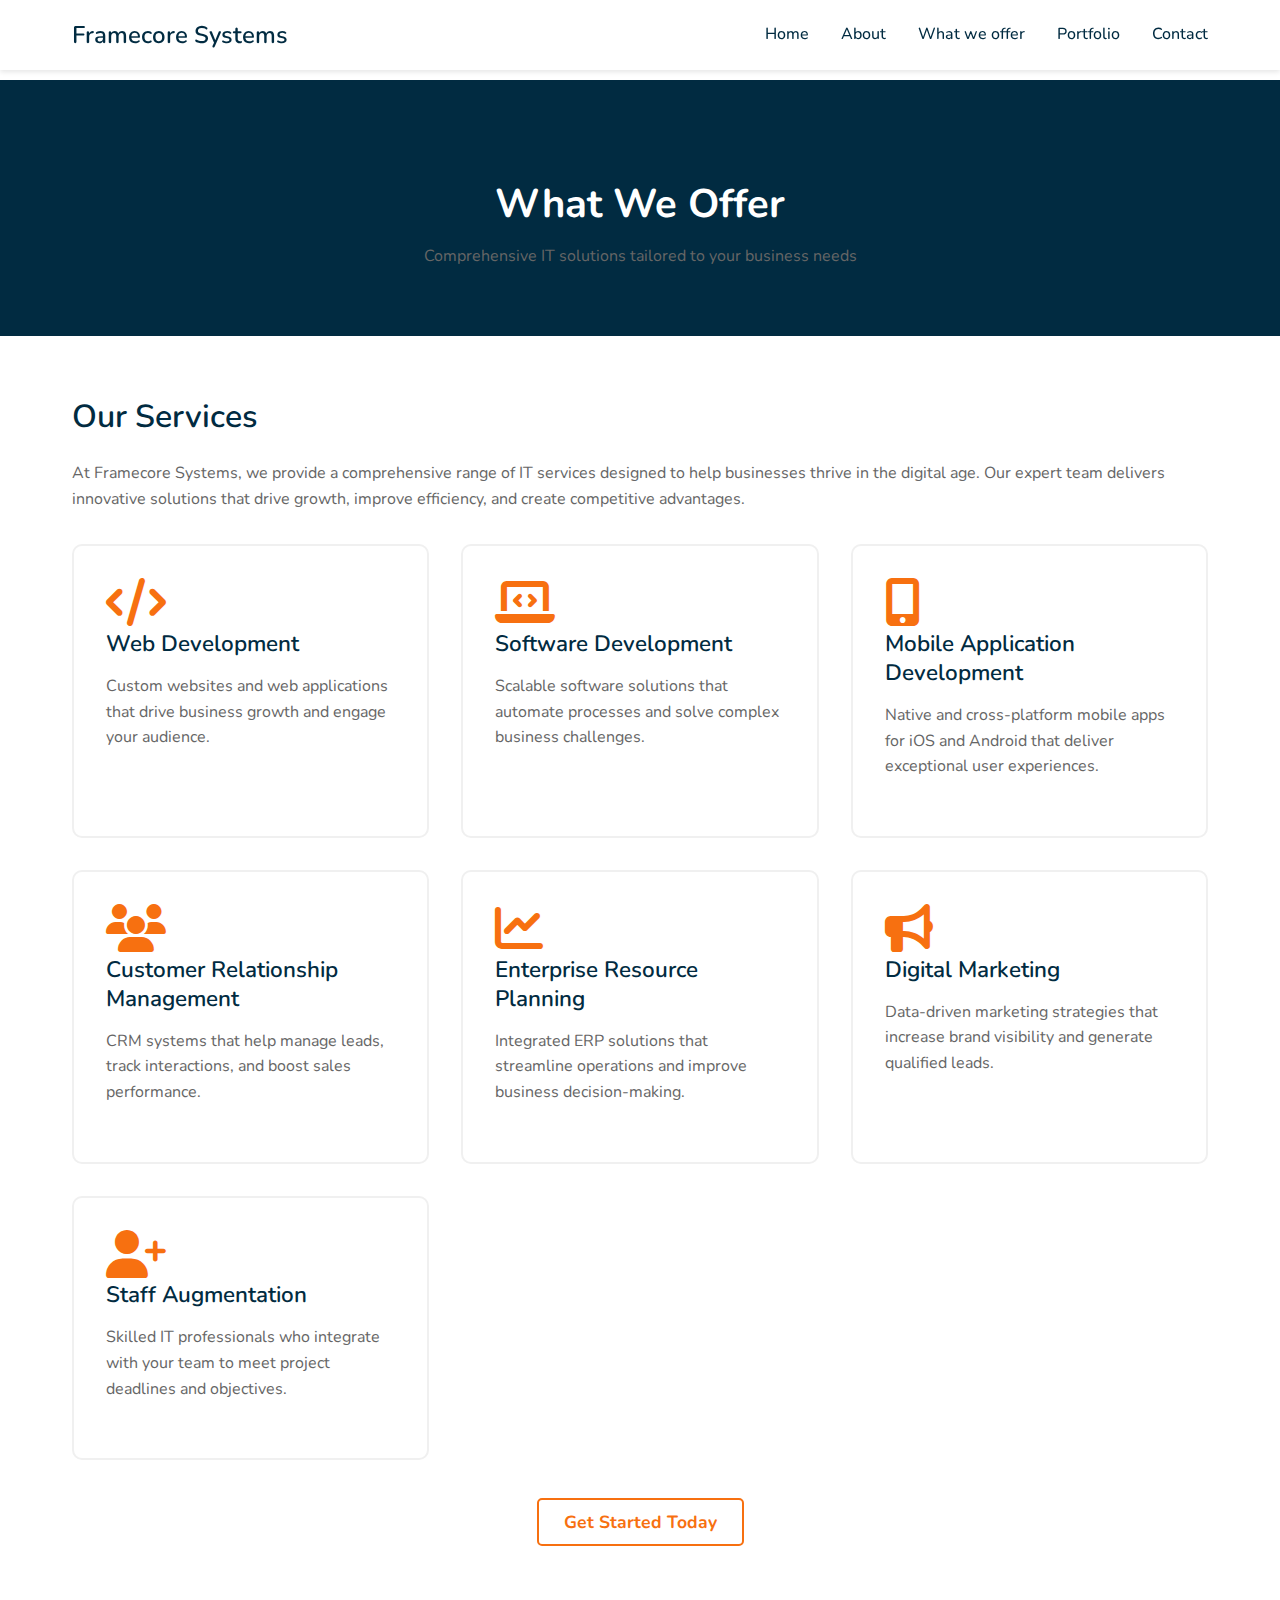
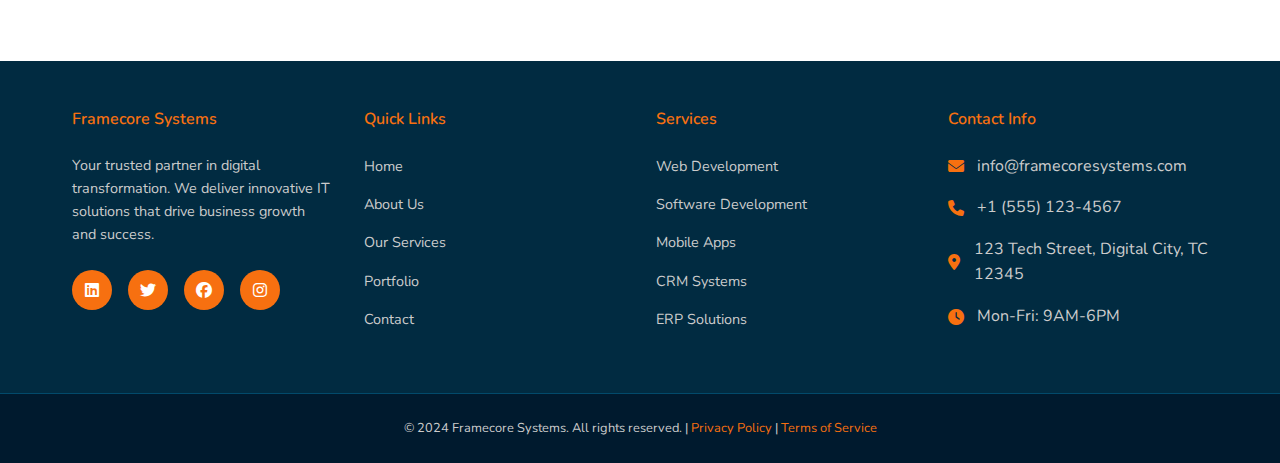
<file: services.html>
<!DOCTYPE html>
<html lang="en">
<head>
    <meta charset="UTF-8">
    <meta name="viewport" content="width=device-width, initial-scale=1.0">
    <title>What We Offer - Framecore Systems</title>
    <!-- Google Fonts -->
    <link rel="preconnect" href="https://fonts.googleapis.com">
    <link rel="preconnect" href="https://fonts.gstatic.com" crossorigin>
    <link href="https://fonts.googleapis.com/css2?family=Nunito:wght@300;400;500;600;700;800&display=swap" rel="stylesheet">
    <!-- Bootstrap CSS -->
    <link href="https://cdn.jsdelivr.net/npm/bootstrap@5.3.2/dist/css/bootstrap.min.css" rel="stylesheet" integrity="sha384-T3c6CoIi6uLrA9TneNEoa7RxnatzjcDSCmG1MXxSR1GAsXEV/Dwwykc2MPK8M2HN" crossorigin="anonymous">
    <!-- Font Awesome -->
    <link rel="stylesheet" href="https://cdnjs.cloudflare.com/ajax/libs/font-awesome/6.4.0/css/all.min.css">
    <!-- Custom CSS -->
    <link rel="stylesheet" href="css/style.css">
</head>
<body>
    <header>
        <nav>
            <div class="logo">
                <a href="index.html">Framecore Systems</a>
            </div>
            <ul>
                <li><a href="index.html">Home</a></li>
                <li><a href="about.html">About</a></li>
                <li><a href="services.html">What we offer</a></li>
                <li><a href="portfolio.html">Portfolio</a></li>
                <li><a href="contact.html">Contact</a></li>
            </ul>
        </nav>
    </header>

    <main>
        <section class="page-header">
            <h1>What We Offer</h1>
            <p>Comprehensive IT solutions tailored to your business needs</p>
        </section>

        <section class="content-section">
            <h2>Our Services</h2>
            <p>At Framecore Systems, we provide a comprehensive range of IT services designed to help businesses thrive in the digital age. Our expert team delivers innovative solutions that drive growth, improve efficiency, and create competitive advantages.</p>

            <div class="services-grid">
                <div class="service-card">
                    <i class="fas fa-code fa-3x mb-3" style="color: #f77010;"></i>
                    <h3>Web Development</h3>
                    <p>Custom websites and web applications that drive business growth and engage your audience.</p>
                </div>

                <div class="service-card">
                    <i class="fas fa-laptop-code fa-3x mb-3" style="color: #f77010;"></i>
                    <h3>Software Development</h3>
                    <p>Scalable software solutions that automate processes and solve complex business challenges.</p>
                </div>

                <div class="service-card">
                    <i class="fas fa-mobile-alt fa-3x mb-3" style="color: #f77010;"></i>
                    <h3>Mobile Application Development</h3>
                    <p>Native and cross-platform mobile apps for iOS and Android that deliver exceptional user experiences.</p>
                </div>

                <div class="service-card">
                    <i class="fas fa-users fa-3x mb-3" style="color: #f77010;"></i>
                    <h3>Customer Relationship Management</h3>
                    <p>CRM systems that help manage leads, track interactions, and boost sales performance.</p>
                </div>

                <div class="service-card">
                    <i class="fas fa-chart-line fa-3x mb-3" style="color: #f77010;"></i>
                    <h3>Enterprise Resource Planning</h3>
                    <p>Integrated ERP solutions that streamline operations and improve business decision-making.</p>
                </div>

                <div class="service-card">
                    <i class="fas fa-bullhorn fa-3x mb-3" style="color: #f77010;"></i>
                    <h3>Digital Marketing</h3>
                    <p>Data-driven marketing strategies that increase brand visibility and generate qualified leads.</p>
                </div>

                <div class="service-card">
                    <i class="fas fa-user-plus fa-3x mb-3" style="color: #f77010;"></i>
                    <h3>Staff Augmentation</h3>
                    <p>Skilled IT professionals who integrate with your team to meet project deadlines and objectives.</p>
                </div>
            </div>

            <div class="see-more">
                <a href="contact.html">Get Started Today</a>
            </div>
        </section>
    </main>

    <footer>
        <div class="footer-content">
            <div class="footer-section">
                <h3>Framecore Systems</h3>
                <p>Your trusted partner in digital transformation. We deliver innovative IT solutions that drive business growth and success.</p>
                <div class="footer-social">
                    <a href="#" class="social-icon"><i class="fab fa-linkedin"></i></a>
                    <a href="#" class="social-icon"><i class="fab fa-twitter"></i></a>
                    <a href="#" class="social-icon"><i class="fab fa-facebook"></i></a>
                    <a href="#" class="social-icon"><i class="fab fa-instagram"></i></a>
                </div>
            </div>
            
            <div class="footer-section">
                <h3>Quick Links</h3>
                <ul class="footer-links">
                    <li><a href="index.html">Home</a></li>
                    <li><a href="about.html">About Us</a></li>
                    <li><a href="services.html">Our Services</a></li>
                    <li><a href="portfolio.html">Portfolio</a></li>
                    <li><a href="contact.html">Contact</a></li>
                </ul>
            </div>
            
            <div class="footer-section">
                <h3>Services</h3>
                <ul class="footer-links">
                    <li><a href="services.html#web-dev">Web Development</a></li>
                    <li><a href="services.html#software-dev">Software Development</a></li>
                    <li><a href="services.html#mobile-dev">Mobile Apps</a></li>
                    <li><a href="services.html#crm">CRM Systems</a></li>
                    <li><a href="services.html#erp">ERP Solutions</a></li>
                </ul>
            </div>
            
            <div class="footer-section">
                <h3>Contact Info</h3>
                <div class="contact-item">
                    <i class="fas fa-envelope"></i>
                    <span>info@framecoresystems.com</span>
                </div>
                <div class="contact-item">
                    <i class="fas fa-phone"></i>
                    <span>+1 (555) 123-4567</span>
                </div>
                <div class="contact-item">
                    <i class="fas fa-map-marker-alt"></i>
                    <span>123 Tech Street, Digital City, TC 12345</span>
                </div>
                <div class="contact-item">
                    <i class="fas fa-clock"></i>
                    <span>Mon-Fri: 9AM-6PM</span>
                </div>
            </div>
        </div>
        
        <div class="footer-bottom">
            <p>&copy; 2024 Framecore Systems. All rights reserved. | <a href="#">Privacy Policy</a> | <a href="#">Terms of Service</a></p>
        </div>
    </footer>

    <!-- Bootstrap JS -->
    <script src="https://cdn.jsdelivr.net/npm/bootstrap@5.3.2/dist/js/bootstrap.bundle.min.js" integrity="sha384-C6RzsynM9kWDrMNeT87bh95OGNyZPhcTNXj1NW7RuBCsyN/o0jlpcV8Qyq46cDfL" crossorigin="anonymous"></script>
    <!-- Custom JS -->
    <script src="js/script.js"></script>
</body>
</html>
</file>
<file: css/style.css>
/* Reset and base styles */
* {
    margin: 0;
    padding: 0;
    box-sizing: border-box;
}

body {
    font-family: 'Nunito', -apple-system, BlinkMacSystemFont, 'Segoe UI', sans-serif;
    line-height: 1.6;
    color: #333;
    background-color: white;
    font-weight: 400;
    font-size: 16px; /* Base font size */
}

/* Typography Hierarchy - Consistent across all pages */
h1 {
    font-size: 2.5rem;
    font-weight: 700;
    font-family: 'Nunito', sans-serif;
    color: #012b41;
    margin-bottom: 1rem;
    line-height: 1.2;
}

h2 {
    font-size: 2rem;
    font-weight: 600;
    font-family: 'Nunito', sans-serif;
    color: #012b41;
    margin-bottom: 1.5rem;
    line-height: 1.3;
}

h3 {
    font-size: 1.4rem;
    font-weight: 600;
    font-family: 'Nunito', sans-serif;
    color: #012b41;
    margin-bottom: 1rem;
    line-height: 1.3;
}

h4 {
    font-size: 1.2rem;
    font-weight: 600;
    font-family: 'Nunito', sans-serif;
    color: #012b41;
    margin-bottom: 0.8rem;
    line-height: 1.3;
}

p {
    font-size: 1rem;
    line-height: 1.6;
    color: #666;
    margin-bottom: 1rem;
}

/* Special text sizes */
.text-large {
    font-size: 1.1rem;
}

.text-small {
    font-size: 0.9rem;
}

.text-xs {
    font-size: 0.8rem;
}

/* Contact page specific styles */
.feature-list {
    list-style: none;
    padding: 0;
    font-size: 0.9rem;
    margin-bottom: 1.5rem;
}

.feature-list li {
    margin-bottom: 0.7rem;
}

.social-links {
    margin-top: 1rem;
}

.social-link {
    color: #f77010;
    text-decoration: none;
    margin-right: 1.5rem;
    margin-bottom: 0.5rem;
    font-size: 0.95rem;
    display: inline-block;
    transition: color 0.3s ease;
}

.social-link:hover {
    color: #012b41;
}

/* Header and Navigation */
header {
    background-color: white;
    padding: 1rem 0;
    position: fixed;
    top: 0;
    width: 100%;
    z-index: 1000;
    box-shadow: 0 2px 5px rgba(0, 0, 0, 0.1);
    transition: all 0.3s ease;
}

header.scrolled {
    background: rgba(255, 255, 255, 0.1);
    backdrop-filter: blur(10px);
    -webkit-backdrop-filter: blur(10px);
    border-bottom: 1px solid rgba(255, 255, 255, 0.2);
    box-shadow: 0 2px 20px rgba(0, 0, 0, 0.1);
}

nav {
    display: flex;
    justify-content: space-between;
    align-items: center;
    max-width: 1200px;
    margin: 0 auto;
    padding: 0 2rem;
}

.logo a {
    color: #012b41;
    text-decoration: none;
    font-size: 1.5rem;
    font-weight: 600;
    font-family: 'Nunito', sans-serif;
    transition: color 0.3s ease;
}


nav ul {
    display: flex;
    list-style: none;
    gap: 2rem;
}

nav ul li a {
    color: #012b41;
    text-decoration: none;
    transition: color 0.3s ease;
    font-family: 'Nunito', sans-serif;
    font-weight: 500;
    font-size: 1rem;
}

nav ul li a:hover {
    color: #f77010;
}


/* Main content */
main {
    margin-top: 80px;
    min-height: calc(100vh - 160px);
}

/* Hero section */
#hero {
    background: linear-gradient(135deg, #012b41 0%, #024a6b 100%);
    color: white;
    text-align: center;
    padding: 100px 2rem;
}

/* Hero section gets larger h1 */
#hero h1 {
    font-size: 3rem;
    color: white;
}

#hero p {
    font-size: 1.1rem;
    color: white;
    margin-bottom: 2rem;
    max-width: 600px;
    margin-left: auto;
    margin-right: auto;
}

.cta-button {
    display: inline-block;
    background-color: #f77010;
    color: white;
    padding: 15px 30px;
    text-decoration: none;
    border-radius: 8px;
    font-size: 1.1rem;
    font-weight: 600;
    font-family: 'Nunito', sans-serif;
    transition: all 0.3s ease;
    box-shadow: 0 4px 15px rgba(247, 112, 16, 0.3);
}

.cta-button:hover {
    background-color: #e55a00;
    transform: translateY(-2px);
    box-shadow: 0 6px 20px rgba(247, 112, 16, 0.4);
}

/* Services section */
#services-preview {
    padding: 80px 2rem;
    background-color: #f8f9fa;
}

#services-preview h2 {
    text-align: center;
}

.services-container {
    display: grid;
    grid-template-columns: repeat(auto-fit, minmax(300px, 1fr));
    gap: 2rem;
    max-width: 1200px;
    margin: 0 auto;
}

.service-item {
    background: white;
    padding: 2rem;
    border-radius: 10px;
    box-shadow: 0 5px 15px rgba(0, 0, 0, 0.1);
    text-align: center;
    transition: transform 0.3s ease;
}

.service-item:hover {
    transform: translateY(-5px);
}

.service-item h3 {
    /* Uses global h3 styles */
}

.service-item p {
    /* Uses global p styles */
}

.see-more {
    text-align: center;
    margin-top: 3rem;
}

.see-more a {
    color: #f77010;
    text-decoration: none;
    font-size: 1.1rem;
    font-weight: bold;
    border: 2px solid #f77010;
    padding: 10px 25px;
    border-radius: 5px;
    transition: all 0.3s ease;
}

.see-more a:hover {
    background-color: #f77010;
    color: white;
}

/* Page content styles */
.page-header {
    background-color: #012b41;
    color: white;
    text-align: center;
    padding: 100px 2rem 50px;
}

.page-header h1 {
    color: white;
}

.content-section {
    padding: 60px 2rem;
    max-width: 1200px;
    margin: 0 auto;
}

.content-section h2 {
    /* Uses global h2 styles */
}

.content-section p {
    margin-bottom: 1.5rem;
}

/* Services grid */
.services-grid {
    display: grid;
    grid-template-columns: repeat(auto-fit, minmax(350px, 1fr));
    gap: 2rem;
    margin-top: 2rem;
}

.service-card {
    background: white;
    border: 2px solid #f0f0f0;
    border-radius: 10px;
    padding: 2rem;
    transition: all 0.3s ease;
}

.service-card:hover {
    border-color: #f77010;
    transform: translateY(-3px);
    box-shadow: 0 10px 25px rgba(0, 0, 0, 0.1);
}

.service-card h3 {
    /* Uses global h3 styles */
}

/* Portfolio grid */
.portfolio-grid {
    display: grid;
    grid-template-columns: repeat(auto-fit, minmax(300px, 1fr));
    gap: 2rem;
    margin-top: 2rem;
}

.portfolio-item {
    background: white;
    border-radius: 10px;
    overflow: hidden;
    box-shadow: 0 5px 15px rgba(0, 0, 0, 0.1);
    transition: transform 0.3s ease;
}

.portfolio-item:hover {
    transform: translateY(-5px);
}

.portfolio-item img {
    width: 100%;
    height: 200px;
    background-color: #f0f0f0;
    display: flex;
    align-items: center;
    justify-content: center;
    color: #666;
}

.portfolio-content {
    padding: 1.5rem;
}

.portfolio-content h3 {
    margin-bottom: 0.5rem;
}

/* Contact form */
.contact-container {
    display: grid;
    grid-template-columns: 1fr 1fr;
    gap: 4rem;
    margin-top: 2rem;
}

.contact-info {
    padding: 1.5rem;
    background-color: #f9f9f9;
    border-radius: 10px;
}

.contact-form {
    background: #f8f9fa;
    padding: 2rem;
    border-radius: 10px;
}

.form-group {
    margin-bottom: 1.5rem;
}

.form-group label {
    display: block;
    margin-bottom: 0.5rem;
    color: #012b41;
    font-weight: 600;
    font-size: 0.9rem;
}

.form-group input,
.form-group textarea,
.form-group select {
    width: 100%;
    padding: 12px;
    border: 2px solid #ddd;
    border-radius: 5px;
    font-size: 1rem;
    transition: border-color 0.3s ease;
}

.form-group select {
    background-color: white;
    cursor: pointer;
}

.form-group input:focus,
.form-group textarea:focus,
.form-group select:focus {
    outline: none;
    border-color: #f77010;
}

.form-group textarea {
    height: 120px;
    resize: vertical;
}

.submit-btn {
    background-color: #f77010;
    color: white;
    padding: 12px 30px;
    border: none;
    border-radius: 8px;
    font-size: 1rem;
    font-weight: 600;
    font-family: 'Nunito', sans-serif;
    cursor: pointer;
    transition: all 0.3s ease;
    box-shadow: 0 4px 15px rgba(247, 112, 16, 0.3);
}

.submit-btn:hover {
    background-color: #e55a00;
    transform: translateY(-2px);
    box-shadow: 0 6px 20px rgba(247, 112, 16, 0.4);
}

.contact-info h3 {
    margin-bottom: 1rem;
    margin-top: 2rem;
}

.contact-info h3:first-child {
    margin-top: 0;
}

.contact-info p {
    margin-bottom: 1rem;
}

/* About page alternating sections */
.about-section {
    display: grid;
    grid-template-columns: 1fr 1fr;
    gap: 4rem;
    align-items: center;
    margin-bottom: 5rem;
    padding: 2rem 0;
}

.about-section.reverse {
    direction: rtl;
}

.about-section.reverse .about-content,
.about-section.reverse .about-image {
    direction: ltr;
}

.about-image {
    display: flex;
    justify-content: center;
    align-items: center;
}

.image-placeholder {
    background: linear-gradient(135deg, #f8f9fa 0%, #e9ecef 100%);
    border-radius: 15px;
    padding: 3rem;
    text-align: center;
    box-shadow: 0 10px 30px rgba(0, 0, 0, 0.1);
    transition: transform 0.3s ease;
    width: 100%;
    max-width: 400px;
    aspect-ratio: 1;
    display: flex;
    flex-direction: column;
    justify-content: center;
    align-items: center;
}

.image-placeholder:hover {
    transform: translateY(-5px);
}

.image-placeholder p {
    margin-top: 1rem;
    font-weight: 600;
    color: #012b41;
    font-size: 1.2rem;
}

.about-content h2 {
    margin-bottom: 1.5rem;
}

.mission-highlights,
.vision-points {
    margin-top: 2rem;
    display: flex;
    flex-direction: column;
    gap: 1rem;
}

.highlight-item,
.vision-point {
    display: flex;
    align-items: center;
    gap: 1rem;
    padding: 0.8rem;
    background: #f8f9fa;
    border-radius: 8px;
    transition: all 0.3s ease;
}

.highlight-item:hover,
.vision-point:hover {
    background: #e9ecef;
    transform: translateX(5px);
}

.highlight-item span,
.vision-point span {
    font-weight: 500;
    color: #012b41;
}

/* Tech stack */
.tech-grid {
    display: grid;
    grid-template-columns: repeat(auto-fit, minmax(200px, 1fr));
    gap: 1.5rem;
    margin-top: 2rem;
}

.tech-item {
    background: white;
    border: 2px solid #f0f0f0;
    border-radius: 10px;
    padding: 1.5rem;
    text-align: center;
    transition: all 0.3s ease;
}

.tech-item:hover {
    background-color: #f0f0f0;
    border-color: #f77010;
    transform: translateY(-3px);
    box-shadow: 0 8px 20px rgba(0, 0, 0, 0.1);
}

.tech-item:hover h4 {
    color: #012b41;
}

.tech-item:hover p {
    color: #666;
}

.tech-item h4 {
    /* Uses global h4 styles */
}

/* Section spacing utility */
.section-spacing {
    margin-top: 5rem !important;
}

/* Footer */
footer {
    background-color: #012b41;
    color: white;
    margin-top: 4rem;
}

.footer-content {
    display: grid;
    grid-template-columns: repeat(auto-fit, minmax(250px, 1fr));
    gap: 2rem;
    max-width: 1200px;
    margin: 0 auto;
    padding: 3rem 2rem;
}

.footer-section h3 {
    color: #f77010;
    margin-bottom: 1.5rem;
    font-size: 1rem;
}

.footer-section p {
    color: #ccc;
    line-height: 1.6;
    margin-bottom: 1.5rem;
    font-size: 0.9rem;
}

.footer-social {
    display: flex;
    gap: 1rem;
}

.social-icon {
    display: inline-flex;
    align-items: center;
    justify-content: center;
    width: 40px;
    height: 40px;
    background-color: #f77010;
    color: white;
    border-radius: 50%;
    text-decoration: none;
    transition: all 0.3s ease;
}

.social-icon:hover {
    background-color: #e55a00;
    transform: translateY(-2px);
    color: white;
}

.footer-links {
    list-style: none;
    padding: 0;
}

.footer-links li {
    margin-bottom: 0.8rem;
}

.footer-links a {
    color: #ccc;
    text-decoration: none;
    transition: color 0.3s ease;
    font-size: 0.9rem;
}

.footer-links a:hover {
    color: #f77010;
}

.contact-item {
    display: flex;
    align-items: center;
    gap: 0.8rem;
    margin-bottom: 1rem;
    color: #ccc;
}

.contact-item i {
    color: #f77010;
    width: 16px;
}

.footer-bottom {
    border-top: 1px solid #024a6b;
    padding: 1.5rem 2rem;
    text-align: center;
    background-color: #001a2e;
}

.footer-bottom p {
    margin: 0;
    color: #ccc;
    font-size: 0.8rem;
}

.footer-bottom a {
    color: #f77010;
    text-decoration: none;
}

.footer-bottom a:hover {
    color: #e55a00;
}

/* FAQ Accordion Styles */
.faq-accordion {
    width: 100%;
    margin: 0;
}

.faq-card {
    background: white;
    border: 2px solid #f0f0f0;
    border-radius: 10px;
    margin-bottom: 1rem;
    overflow: hidden;
    transition: all 0.3s ease;
}

.faq-card:hover {
    border-color: #f77010;
    box-shadow: 0 5px 15px rgba(0, 0, 0, 0.1);
}

.faq-question {
    display: flex;
    justify-content: space-between;
    align-items: center;
    padding: 1rem 1.5rem;
    cursor: pointer;
    transition: all 0.3s ease;
}

.faq-question:hover {
    background-color: #f8f9fa;
}

.faq-question h3 {
    margin: 0;
    color: #012b41;
    font-size: 1.1rem;
}

.faq-icon {
    color: #f77010;
    font-size: 1rem;
    transition: transform 0.3s ease;
}

.faq-card:hover .faq-icon {
    transform: rotate(180deg);
}

.faq-answer {
    max-height: 0;
    overflow: hidden;
    transition: max-height 0.4s ease, padding 0.4s ease;
    background-color: #f8f9fa;
}

.faq-card:hover .faq-answer {
    max-height: 200px;
    padding: 0 1.5rem 1.5rem 1.5rem;
}

.faq-answer p {
    margin: 0;
    line-height: 1.7;
    color: #666;
    padding-top: 1rem;
}

/* Responsive design */
@media (max-width: 768px) {
    nav {
        flex-direction: column;
        gap: 1rem;
    }
    
    nav ul {
        gap: 1rem;
    }
    
    #hero h1 {
        font-size: 2rem;
    }
    
    .services-container {
        grid-template-columns: 1fr;
    }
    
    .contact-container {
        grid-template-columns: 1fr;
        gap: 2rem;
    }
    
    .content-section {
        padding: 40px 1rem;
    }
    
    /* About page responsive */
    .about-section,
    .about-section.reverse {
        grid-template-columns: 1fr;
        gap: 2rem;
        direction: ltr;
        margin-bottom: 3rem;
    }
    
    .image-placeholder {
        max-width: 300px;
        padding: 2rem;
    }
    
    .mission-highlights,
    .vision-points {
        margin-top: 1.5rem;
    }
    
    /* Footer responsive */
    .footer-content {
        grid-template-columns: 1fr;
        padding: 2rem 1rem;
        gap: 1.5rem;
    }
    
    .footer-social {
        justify-content: center;
    }
    
    .footer-bottom {
        padding: 1rem;
    }
}

@media (max-width: 480px) {
    nav {
        padding: 0 1rem;
    }
    
    #hero {
        padding: 60px 1rem;
    }
    
    #hero h1 {
        font-size: 1.8rem;
    }
    
    .page-header {
        padding: 80px 1rem 40px;
    }
    
    .page-header h1 {
        font-size: 2rem;
    }
}
</file>
